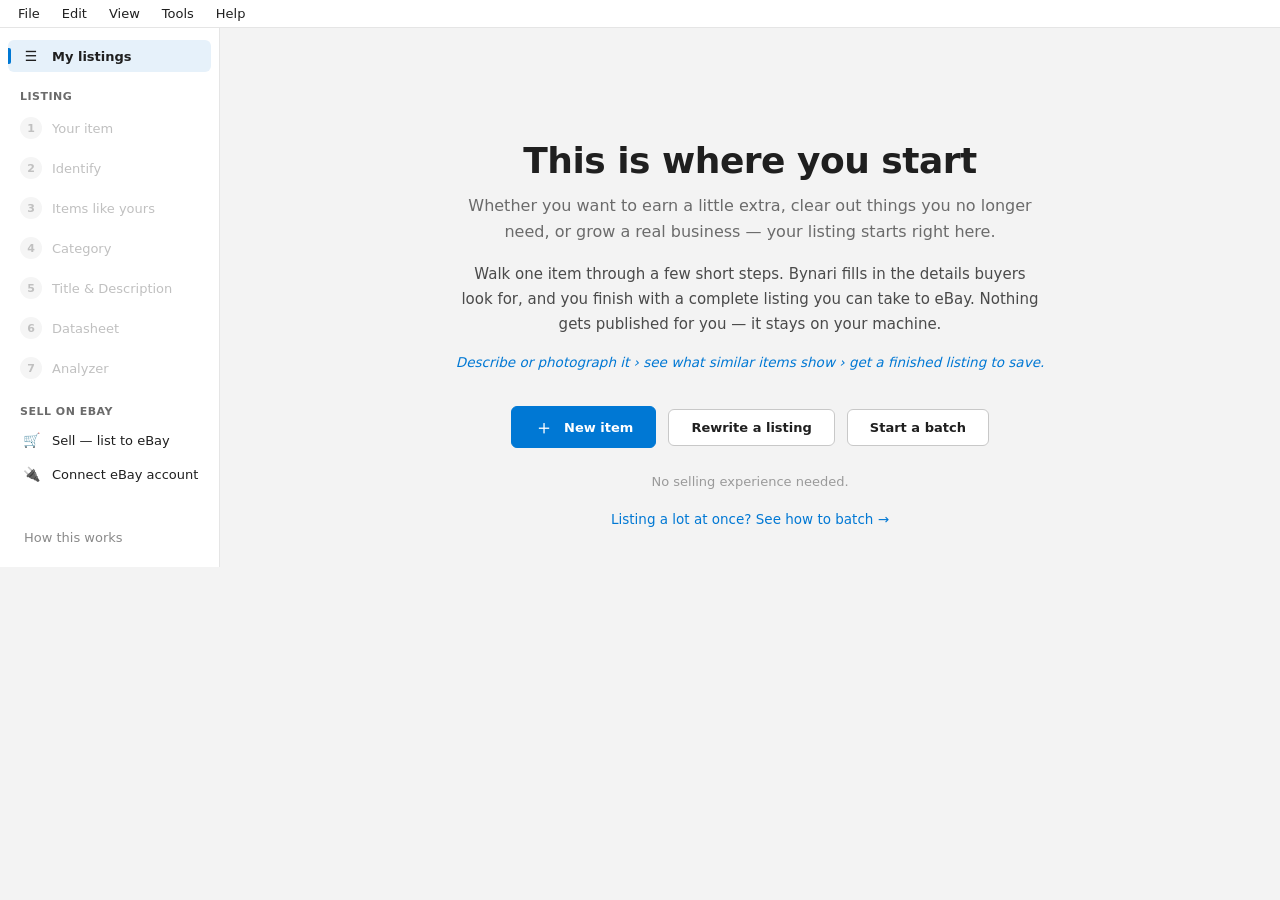
<file: index.html>
<!DOCTYPE html>
<html lang="en">
<head>
<meta charset="UTF-8">
<title>Bynari Insight</title>
<link rel="stylesheet" href="styles.css">
</head>
<body>

<!-- Debut — the app's own welcome screen (not the marketing site). A clean
     entry; "Open the tool" reveals the working app. -->
<div id="debut">
  <div class="debut-topbar">
    <span class="debut-brand">Bynari Insight<span class="debut-dot">.</span></span>
    <button class="debut-about-btn" id="debutAboutBtn">What we do</button>
  </div>
  <div class="launcher">
    <div class="launcher-inner">
      <p class="launcher-greeting">Welcome to <span class="debut-accent">Bynari Insight</span></p>
      <p class="launcher-subtitle">Your Listing and Inventory Management Application</p>


      <section class="launch-actions">
        <h2 class="launch-heading">What would you like to do?</h2>
        <div class="launch-grid">
          <button class="launch-card" data-launch="list">
            <span class="launch-card-title">List an item</span>
            <span class="launch-card-sub">Turn your photos into a finished, complete listing.</span>
          </button>
          <button class="launch-card" data-launch="analyze">
            <span class="launch-card-title">Analyze a listing</span>
            <span class="launch-card-sub">See what's weak, missing, or holding it back.</span>
          </button>
          <button class="launch-card" data-launch="edit">
            <span class="launch-card-title">Edit a listing</span>
            <span class="launch-card-sub">Refresh one that isn't selling.</span>
          </button>
          <button class="launch-card" data-launch="inventory">
            <span class="launch-card-title">View your inventory</span>
            <span class="launch-card-sub">See and manage everything you've got.</span>
          </button>
        </div>
      </section>
    </div>
  </div>
  <div class="about-overlay hidden" id="aboutOverlay">
    <div class="about-card">
      <button class="about-close" id="aboutClose" aria-label="Close">&times;</button>
      <h2 class="about-title">What Bynari Insight does</h2>
      <p>Bynari Insight helps you build complete, accurate eBay and ecommerce listings and keep your inventory in order — all on your own machine. Nothing is published for you, and nothing leaves your computer.</p>
      <p>Start a new item from your photos, refresh a listing that isn't selling, or review what you already have. Bynari fills in the details buyers look for, so every listing is as complete as it can be.</p>
    </div>
  </div>
</div>

<!-- "How this works" — the welcome orientation, reachable any time from the
     Listings sidebar once the first-run welcome has given way to the queue. -->
<div class="about-overlay hidden" id="howOverlay">
  <div class="about-card">
    <button class="about-close" id="howClose" aria-label="Close">&times;</button>
    <h2 class="about-title">How this works</h2>
    <p>Walk one item through a few short steps. Bynari fills in the details buyers look for, and you finish with a complete listing you can take to eBay. Nothing gets published for you — it stays on your machine.</p>
    <p class="how-journey">Describe or photograph it › see what similar items show › get a finished listing to save.</p>
    <p>No selling experience needed.</p>
  </div>
</div>

<!-- Classic menu bar -->
<nav class="menu-bar" aria-label="Main menu">
  <div class="menu-item">File</div>
  <div class="menu-item">Edit</div>
  <div class="menu-item">View</div>
  <div class="menu-item">Tools</div>
  <div class="menu-item">Help</div>
</nav>

<!-- Top tab bar — paid-desktop only; hidden on free tier -->
<div class="tab-bar" id="tabBar" role="tablist">
  <button class="nav-arrow nav-arrow-bar" id="navBack" aria-label="Back" title="Back" disabled>‹</button>
  <button class="nav-arrow nav-arrow-bar" id="navForward" aria-label="Forward" title="Forward" disabled>›</button>
  <button class="tab-bar-btn tab-home" id="tabHomeBtn" title="Back to the start screen">⌂ Home</button>
  <button class="tab-bar-btn active" data-tab="listing">Listings</button>
  <button class="tab-bar-btn" data-tab="analyze">Analyzer</button>
  <button class="tab-bar-btn" data-tab="inventory">My Inventory</button>
  <div class="tab-bar-spacer"></div>
  <button class="tab-bar-refresh" id="navRefresh" title="Reload this page">↻ Refresh</button>
</div>

<!-- Tab content wrapper — only one tab-content is visible at a time -->
<div class="tab-wrap">

<!-- Listings tab — the walkthrough sidebar + main content (the spine) -->
<div class="tab-content" data-tab="listing">
<div class="app-body">

  <aside class="sidebar" aria-label="Walkthrough navigation">
    <a class="nav-item" data-route="home" href="#home">
      <span class="nav-icon">☰</span><span class="nav-label">My listings</span>
    </a>
    <div class="nav-group-label">Listing</div>
    <a class="nav-item walk-step" data-route="photos" href="#photos">
      <span class="nav-step">1</span><span class="nav-label">Your item</span>
    </a>
    <a class="nav-item walk-step" data-route="identify" href="#identify">
      <span class="nav-step">2</span><span class="nav-label">Identify</span>
    </a>
    <a class="nav-item walk-step" data-route="comps" href="#comps">
      <span class="nav-step">3</span><span class="nav-label">Items like yours</span>
    </a>
    <a class="nav-item walk-step" data-route="category" href="#category">
      <span class="nav-step">4</span><span class="nav-label">Category</span>
    </a>
    <a class="nav-item walk-step" data-route="title" href="#title">
      <span class="nav-step">5</span><span class="nav-label">Title &amp; Description</span>
    </a>
    <a class="nav-item walk-step" data-route="datasheet" href="#datasheet">
      <span class="nav-step">6</span><span class="nav-label">Datasheet</span>
    </a>
    <a class="nav-item walk-step" data-route="measureup" href="#measureup">
      <span class="nav-step">7</span><span class="nav-label">Analyzer</span>
    </a>
    <div class="nav-group-label">Sell on eBay</div>
    <!-- No data-route: the router (app.js) skips these, so they navigate to their own
         in-app pages. Relative .html links aren't caught by the external-link interceptor. -->
    <a class="nav-item" href="cockpit.html">
      <span class="nav-icon">🛒</span><span class="nav-label">Sell — list to eBay</span>
    </a>
    <a class="nav-item" href="onboarding.html">
      <span class="nav-icon">🔌</span><span class="nav-label">Connect eBay account</span>
    </a>
    <div class="sidebar-spacer"></div>
    <a class="nav-howlink" id="howThisWorksLink" href="#">How this works</a>
    <a class="nav-howlink nav-startover hidden" id="startOverLink" href="#">Start over</a>
  </aside>

  <main class="content">

    <!-- Persistent walkthrough navigation (hidden on Home / Settings) -->

    <!-- Home screen -->
    <section class="screen" data-screen="home">
      <!-- Empty state: shown when no items in flight -->
      <div class="home-empty" id="homeEmpty">
        <h1 class="home-empty-title">This is where you start</h1>
        <p class="home-empty-subtitle">Whether you want to earn a little extra, clear out things you no longer need, or grow a real business — your listing starts right here.</p>
        <p class="home-empty-how">Walk one item through a few short steps. Bynari fills in the details buyers look for, and you finish with a complete listing you can take to eBay. Nothing gets published for you — it stays on your machine.</p>
        <p class="home-empty-journey">Describe or photograph it › see what similar items show › get a finished listing to save.</p>
        <div class="home-cta-row">
          <button class="button primary home-cta" id="homeNewItemBtn">
            <span class="home-cta-plus">＋</span><span>New item</span>
          </button>
          <button class="button secondary home-cta" id="homeRewriteBtn">
            <span>Rewrite a listing</span>
          </button>
          <button class="button secondary home-cta" data-route="batch">
            <span>Start a batch</span>
          </button>
        </div>
        <p class="home-empty-reassure">No selling experience needed.</p>
        <p class="home-batch-link"><a href="#batchguide" data-route="batchguide">Listing a lot at once? See how to batch &rarr;</a></p>
      </div>
      <!-- Queue state: shown when at least one item in flight -->
      <div class="home-queue hidden" id="homeQueue">
        <div class="home-queue-header">
          <h1 class="screen-title">In progress</h1>
          <div class="home-cta-row">
            <button class="button primary" id="homeNewItemBtnQueue">
              <span class="home-cta-plus">＋</span><span>New item</span>
            </button>
            <button class="button secondary" id="homeRewriteBtnQueue">
              <span>Rewrite a listing</span>
            </button>
            <button class="button secondary" data-route="batch">
              <span>Start a batch</span>
            </button>
          </div>
        </div>
        <div class="queue-list" id="queueList"></div>
      </div>
    </section>

    <!-- Rewrite-a-listing entry screen -->
    <section class="screen hidden" data-screen="rewrite">
      <h1 class="screen-title">Rewrite a listing</h1>
      <p class="screen-subtitle">Refresh an existing listing that's not selling. Bynari Insight pulls the listing's data and walks you through a rewrite.</p>

      <div class="rewrite-box">
        <div class="field">
          <label for="rewriteInput">eBay listing URL or item number</label>
          <input type="text" id="rewriteInput" autocomplete="off" placeholder="https://www.ebay.com/itm/... or the item number">
          <span class="helper-note">Paste the URL from your active eBay listing, or just the item number.</span>
        </div>
        <div class="rewrite-status" id="rewriteStatus"></div>
      </div>

      <div class="action-row">
        <button class="button secondary" data-route="home">Back</button>
        <button class="button primary" id="rewriteSubmitBtn">Pull listing</button>
      </div>
      <p class="helper-note"><a href="#worklist" data-route="worklist" class="wl-entry-link">Have several? Rank a batch by what to refresh first →</a></p>
    </section>

    <!-- Rewrite worklist — rank many listings by what to refresh first -->
    <section class="screen hidden" data-screen="worklist">
      <h1 class="screen-title">What to refresh first</h1>
      <p class="screen-subtitle">Bynari Insight ranks your inventory by what to refresh first. Or paste specific listing numbers below.</p>

      <div class="rewrite-status" id="worklistStatus"></div>

      <details class="worklist-paste">
        <summary>Rank specific listings instead</summary>
        <div class="field">
          <label for="worklistInput">Listing URLs or item numbers</label>
          <textarea id="worklistInput" rows="4" placeholder="One per line — paste URLs or item numbers"></textarea>
        </div>
        <button class="button secondary" id="worklistRankBtn">Rank pasted list</button>
      </details>

      <div class="action-row">
        <button class="button secondary" data-route="rewrite">Back</button>
        <button class="button primary" id="worklistRankInvBtn">Rank my inventory</button>
      </div>

      <div class="worklist-results" id="worklistResults"></div>
    </section>

    <!-- Rewrite result screen — the review of the pasted listing -->
    <section class="screen hidden" data-screen="rewrite-result">
      <h1 class="screen-title">Your listing, reviewed</h1>
      <p class="screen-subtitle">Where your current listing stands, and how to give it a fresh start.</p>

      <div class="rewrite-result" id="rewriteResultContent"></div>

      <div class="action-row">
        <button class="button secondary" data-route="rewrite">Back</button>
        <button class="button primary" data-next="comps">Build the refresh</button>
      </div>
    </section>

    <!-- Photos screen -->
    <section class="screen hidden" data-screen="photos">
      <h1 class="screen-title">Tell us about your item</h1>
      <p class="screen-subtitle">A sentence or two is enough to begin. Got a pile? Just start with one.</p>

      <div class="field">
        <label for="identifyUserDesc">Describe it</label>
        <span class="helper-note">Anything you know — what it is, where it came from, condition, any markings. Whatever you'd say if you were holding it up to a friend.</span>
        <textarea id="identifyUserDesc" rows="3" placeholder="e.g. Vintage watch that was my grandfather's, runs well, says 'A. Schild' on the movement…"></textarea>
      </div>

      <div class="section-divider">and / or</div>

      <div class="field">
        <label>Add a photo</label>
        <span class="helper-note">Just have photos? They're enough — eBay will let you remove the background and edit them later.</span>
        <div class="photo-roles-guide hidden" id="photoRolesGuide"></div>
        <div class="photo-grid" id="photoGrid"></div>
        <input type="file" id="photoInput" accept="image/*" multiple hidden>
      </div>

      <div class="action-row">
        <button class="button secondary" data-route="home">Back</button>
        <button class="button primary" data-next="identify">Next</button>
      </div>
    </section>

    <!-- Category screen (existing mock, kept for now — replaced when we reach it) -->
    <section class="screen hidden" data-screen="category">
      <h1 class="screen-title">Category</h1>
      <p class="screen-subtitle">The category buyers find this in.</p>
      <div class="category-card">
        <div class="category-name">—</div>
        <div class="category-path">—</div>
        <a href="#" class="change-link">Change category</a>
        <div class="category-picker hidden">
          <p class="refine-message">Type what the item is, then pick the closest match.</p>
          <div class="refine-row">
            <input type="text" class="cat-picker-input" placeholder="e.g. wristwatch, pocket watch, men's ring" autocomplete="off">
            <button class="button primary cat-picker-btn" type="button">Search</button>
          </div>
          <ul class="cat-picker-results"></ul>
          <p class="cat-picker-status"></p>
        </div>
      </div>
      <div class="action-row">
        <button class="button secondary" data-next="comps">Back</button>
        <button class="button primary" data-next="title">Next</button>
      </div>
    </section>

    <!-- Identify screen -->
    <section class="screen hidden" data-screen="identify">
      <h1 class="screen-title">What is it?</h1>
      <p class="screen-subtitle">Type whatever your item has on it. Leave blank if it doesn't have one — many items don't.</p>

      <div class="identify-fields">
        <div class="field">
          <label for="identifyBrand">Brand <span class="field-optional">(if it has one)</span></label>
          <input type="text" id="identifyBrand" autocomplete="off" placeholder="e.g. Anker, J.Crew, Pendleton, Hamilton">
          <span class="helper-note">The maker's name. Many items — clothing, vintage finds, art, food, handmade — have no clear brand.</span>
        </div>
        <div class="field">
          <label for="identifyModel">Model number or something else <span class="field-optional">(if it has one)</span></label>
          <input type="text" id="identifyModel" autocomplete="off" placeholder="e.g. A2021, Khaki Field, Corvair 500">
          <span class="helper-note">A short code or name on the item — model number, movement caliber, line name, anything in small print near the brand.</span>
        </div>
        <div class="field">
          <label for="identifyYear">Year <span class="field-optional">(if it matters)</span></label>
          <input type="text" id="identifyYear" autocomplete="off" placeholder="e.g. 1966, 1970s, Victorian-era">
          <span class="helper-note">Important for vintage, antique, or collectible items. Skip for modern things.</span>
        </div>
        <div class="field">
          <label for="identifySize">Size <span class="field-optional">(if applicable)</span></label>
          <input type="text" id="identifySize" autocomplete="off" placeholder="e.g. 10, M, W34 L30, 8.5 EU">
          <span class="helper-note">For clothing, shoes, rings, or anything that comes in sizes. Skip otherwise.</span>
        </div>
      </div>

      <div class="action-row">
        <button class="button secondary" data-next="photos">Back</button>
        <button class="button primary" id="identifyNextBtn" data-next="comps">Next</button>
      </div>
    </section>
    <section class="screen hidden" data-screen="comps">
      <h1 class="screen-title">Items like yours</h1>
      <p class="screen-subtitle">Do you see any like yours? Check the ones that look closest.</p>
      <button type="button" class="comps-match-btn hidden" id="compsMatchBtn">Match these for me</button>
      <div class="comps-status" id="compsStatus"></div>
      <div class="comps-list" id="compsList"></div>
      <div class="comps-survey-bar hidden" id="compsSurveyBar">
        <span class="survey-count" id="surveyCount">Tell us which ones look closest.</span>
        <button class="button primary" id="surveyDetailsBtn" disabled>Use these</button>
      </div>
      <div class="comps-refine" id="compsRefine">
        <p class="refine-message">Paste an eBay listing URL or item ID to use a specific listing — or type new search terms to try a different angle.</p>
        <div class="refine-row">
          <input type="text" id="compsRefineInput" placeholder="eBay listing URL, title, or extra search terms" autocomplete="off">
          <button class="button primary" id="compsRefineBtn">Search</button>
        </div>
      </div>
      <p class="comps-sold-prompt">Don't see any here? <a href="#" id="soldOnEbayLink">Try the sold listings on eBay</a></p>
      <div class="comps-morebar">
        <button class="button secondary" id="compsShowMoreBtn">None of these match</button>
      </div>
      <div class="action-row">
        <button class="button secondary" data-next="identify">Back</button>
        <button class="button primary" data-next="category">Next</button>
      </div>

      <div class="comps-analyze hidden" id="compsAnalyze">
        <button class="analyze-back" id="analyzeBackBtn">← Back to results</button>
        <div class="analyze-card">
          <h2 class="analyze-title" id="analyzeTitle"></h2>
          <div class="analyze-meta" id="analyzeMeta"></div>
          <div class="analyze-desc" id="analyzeDesc"></div>
          <div class="analyze-specifics-wrap">
            <h3 class="analyze-specifics-heading">Item specifics</h3>
            <table class="analyze-specifics" id="analyzeSpecs"></table>
          </div>
          <div class="analyze-actions">
            <button class="button primary" id="analyzeUseBtn">Use these</button>
          </div>
        </div>
      </div>
    </section>
    <section class="screen hidden" data-screen="title">
      <h1 class="screen-title">Title, Description &amp; Condition</h1>
      <p class="screen-subtitle">If this is close but isn't your item, edit these values.</p>
      <div class="tdc-status" id="tdcStatus"></div>

      <div class="field">
        <label for="titleInput">Title <span class="field-optional">— up to 80 characters</span></label>
        <input type="text" id="titleInput" maxlength="80" autocomplete="off">
        <span class="char-counter" id="titleCounter">0 / 80</span>
      </div>

      <div class="field">
        <label for="descriptionInput">Description</label>
        <textarea id="descriptionInput" rows="8"></textarea>
      </div>

      <div class="field">
        <label for="conditionChoice">Condition</label>
        <select id="conditionChoice"></select>
        <span class="helper-note">Pick the closest match — you can edit the statement below.</span>
      </div>

      <div class="field">
        <label for="conditionInput">Condition statement</label>
        <textarea id="conditionInput" rows="4"></textarea>
      </div>

      <div class="action-row">
        <button class="button secondary" data-next="category">Back</button>
        <button class="button primary" data-next="datasheet">Next</button>
      </div>
    </section>
    <section class="screen hidden" data-screen="datasheet">
      <h1 class="screen-title">Your Datasheet</h1>
      <p class="screen-subtitle">The finished listing. Look it over, then run it through the Analyzer.</p>

      <div class="datasheet" id="datasheetContent"></div>

      <div class="action-row">
        <button class="button secondary" data-next="title">Back</button>
        <button class="button primary" data-next="measureup">Next</button>
      </div>
    </section>

    <!-- Measure up — the verdict. How complete the listing is vs. what buyers
         search for; Save lives here, at the end of the analysis. -->
    <section class="screen hidden" data-screen="measureup">
      <h1 class="screen-title">Analyzer</h1>
      <p class="screen-subtitle">Before you save — here's how complete this listing is against what buyers search for.</p>

      <div class="measure-up" id="measureUpContent"></div>

      <div class="action-row">
        <button class="button secondary" data-next="datasheet">Back</button>
        <div class="action-row-right">
          <button class="button secondary" id="measureUpSaveBtn">Save…</button>
          <button class="button primary" id="measureUpNextBtn">Next →</button>
        </div>
      </div>
    </section>

    <!-- Batch-listing guide — documents the high-volume workflow and tags which
         part is Bynari's and which is eBay's. Precursor to the batch flow. -->
    <section class="screen hidden" data-screen="batchguide">
      <h1 class="screen-title">Listing in batches</h1>
      <p class="screen-subtitle">How high-volume sellers move 50 items a day — and which part Bynari does for you.</p>

      <div class="batch-guide">
        <p class="batch-intro">Listing one item at a time is slow. The fast way is to work in batches: group like items, build one template, then fill each listing with only what changes. Here's the method — and where Bynari ends and eBay begins.</p>

        <div class="batch-phase">
          <div class="batch-phase-head"><span class="batch-num">1</span><h2>Get your photos in</h2><span class="batch-tag bynari">Bynari</span></div>
          <p>Shoot with your phone, sync them to your computer (iCloud or a cable beats the eBay app), and bring the photos into your library. Your library replaces the spreadsheet sellers keep to track what's what and where it's stored.</p>
        </div>

        <div class="batch-phase">
          <div class="batch-phase-head"><span class="batch-num">2</span><h2>Group like items</h2><span class="batch-tag bynari">Bynari</span></div>
          <p>Put similar items together — all the women's tops, all the watch tools — so you set the category once, not fifty times.</p>
        </div>

        <div class="batch-phase">
          <div class="batch-phase-head"><span class="batch-num">3</span><h2>Build one template for the batch</h2><span class="batch-tag bynari">Bynari</span></div>
          <p>Make a single template for that category holding everything that's the same on every item — department, condition wording, description boilerplate, shipping — then spin off one slot per item in the batch.</p>
        </div>

        <div class="batch-phase">
          <div class="batch-phase-head"><span class="batch-num">4</span><h2>Fill each item — only what changes</h2><span class="batch-tag bynari">Bynari</span></div>
          <p>For each item: drop its photos in (the overall shot first, the tag second), write the title to the formula — brand, type, who it's for, size, color, the details that matter — and let Bynari fill the item specifics. All of them, not just the easy ones. Then add the price.</p>
        </div>

        <div class="batch-phase">
          <div class="batch-phase-head"><span class="batch-num">5</span><h2>Bank them — don't publish</h2><span class="batch-tag bynari">Bynari</span></div>
          <p>Save each as a draft and mark it done. Nothing goes live yet — you build the whole batch first, tracking what's finished as you go.</p>
        </div>

        <div class="batch-phase">
          <div class="batch-phase-head"><span class="batch-num">6</span><h2>Send the batch to eBay</h2><span class="batch-tag ebay">In eBay</span></div>
          <p>When the batch is ready, take it into eBay's bulk editor to schedule the listings — staggered, about a minute apart, going live the next day — and apply your promotions and store categories. Bynari hands you the finished drafts and a suggested schedule; the publishing stays in your account, in your hands.</p>
        </div>

        <p class="batch-footer">Bynari never publishes or schedules on eBay. It builds and banks the batch; you press go.</p>
      </div>

      <div class="action-row">
        <button class="button secondary" data-route="home">Back</button>
      </div>
    </section>

    <!-- Batch setup — pick a category template + count, spawn N draft slots. -->
    <section class="screen hidden" data-screen="batch">
      <h1 class="screen-title">Start a batch</h1>
      <p class="screen-subtitle">Build one template's worth of drafts at once. Pick the template, set how many, and Bynari spawns a draft for each — ready to fill.</p>

      <div class="batch-setup">
        <div class="field">
          <label for="batchTemplate">Template</label>
          <select id="batchTemplate"></select>
          <span class="helper-note" id="batchTemplateNote"></span>
        </div>
        <div class="field">
          <label for="batchCount">How many items in this batch?</label>
          <input type="number" id="batchCount" min="1" max="100" value="10">
          <span class="helper-note">One draft is created for each, pre-filled from the template. You fill in what's different on each, then bank them.</span>
        </div>
        <div class="batch-setup-status" id="batchStatus"></div>
      </div>

      <div class="action-row">
        <button class="button secondary" data-route="home">Back</button>
        <button class="button primary" id="batchCreateBtn">Create drafts</button>
      </div>
    </section>
  </main>
</div>
</div><!-- end Listing tab -->

<!-- Analyze tab — clean up a listing that isn't selling. Paste a listing,
     get what to fix, ranked by impact (the perfect-listing strategy). -->
<div class="tab-content hidden" data-tab="analyze">
  <div class="pane">
    <h1 class="screen-title">Listing Analyzer</h1>
    <p class="screen-subtitle">See why a listing isn't selling — and exactly what to fix, ranked by impact. Check one, or check them all.</p>
    <p class="analyzer-audience">For sellers who already have listings live on eBay.</p>

    <div class="analyzer-modes">
      <div class="analyzer-card">
        <h2 class="analyzer-card-title">Check a listing</h2>
        <p class="analyzer-card-sub">Paste one listing that isn't moving.</p>
        <div class="analyze-input-row">
          <input type="text" id="sellItemInput" class="analyze-input" placeholder="eBay item number or listing URL" autocomplete="off">
          <button id="sellAnalyzeBtn" class="button primary">Check a listing</button>
        </div>
        <div id="sellFixResult" class="sell-fix-result hidden"></div>
      </div>

      <div class="analyzer-card">
        <h2 class="analyzer-card-title">Check your Listings</h2>
        <p class="analyzer-card-sub">Rank your whole store by what to refresh first. Upload your <strong>Quality Listing Report</strong> — in eBay Seller Hub: Performance → <strong>Quality Listing Report</strong> — and Bynari Insight prioritizes the fixes. No login required.</p>
        <button id="checkYourListingsBtn" class="button primary">Check your Listings</button>
      </div>
    </div>
  </div>
</div>

<!-- Inventory tab — the seller's own inventory brain, backed by library.db -->
<div class="tab-content hidden" data-tab="inventory">
  <!-- Explainer gate — a page of text before the working surface. -->
  <section class="inv-intro" id="invIntro">
    <h1 class="inv-intro-title">My Inventory</h1>
    <p class="inv-intro-lead">Everything you own, in one place — on your own drive, not ours.</p>
    <div class="inv-intro-body">
      <p>Bring in your active eBay listings — titles, categories, and photos — and keep them organized here, copied onto a drive you own (or your own cloud folder), yours to work with offline.</p>
      <p>Photos come in at full size and are saved in a clean, standard format, so there's nothing to convert by hand. Turn your listings into reusable templates, and see everything you have at a glance.</p>
      <p>Nothing is published for you, and nothing leaves your machine.</p>
    </div>
    <div class="inv-intro-actions">
      <button class="button primary" id="invContinueBtn">Continue →</button>
    </div>
    <p class="inv-intro-alt">Not now — go to <a href="#" data-go="listing">Listings</a> or the <a href="#" data-go="analyze">Analyzer</a>.</p>
  </section>

  <div class="pane hidden" id="invPane">
    <div class="inv-topbar">
      <button type="button" class="inv-about-btn" id="invAboutLink">What we do</button>
    </div>
    <div class="inv-header">
      <div>
        <h1 class="screen-title">Inventory</h1>
        <p class="screen-subtitle" id="invSubtitle">Everything you own, in one place — on your drive, not ours.</p>
      </div>
      <div class="inv-actions">
        <div class="inv-import-count">
          <span class="inv-import-label">Enter the number of listings you want to import</span>
          <input type="number" id="invImportCount" class="inv-import-input" min="1" step="1"
            placeholder="e.g. 25" title="Type how many to import, or pick a number below. Tap All for everything.">
          <span class="inv-import-presets" role="group" aria-label="Quick amounts">
            <button type="button" class="inv-preset" data-count="50">50</button>
            <button type="button" class="inv-preset" data-count="100">100</button>
            <button type="button" class="inv-preset" data-count="250">250</button>
            <button type="button" class="inv-preset" data-count="0">All</button>
          </span>
        </div>
        <button class="button secondary" id="invListViewBtn">List view</button>
        <button class="button secondary" id="invUploadBtn">Upload eBay listings…</button>
        <button class="button secondary" id="invSaveLibraryBtn"
          title="Copy these listings' photos into your library, kept in order on your drive">Save to library</button>
        <button class="button secondary" id="invCreateTemplatesBtn">Create templates</button>
        <button class="button secondary" id="invExportPhotosBtn"
          title="Download these listings' photos to a folder you choose">Export photos</button>
        <button class="button primary" id="invNewItemBtn"><span class="home-cta-plus">＋</span><span>New item</span></button>
        <input type="file" id="invFileInput" accept=".csv,.txt,.tsv" hidden>
      </div>
    </div>
    <p class="inv-desktop-note hidden" id="invDesktopNote">Save to library and Export photos work in the desktop app.</p>
    <div class="inv-status" id="invStatus"></div>
    <p class="inv-nextstep hidden" id="invNextStep"></p>
    <div class="inv-grid" id="invGrid"></div>
  </div>
</div>

<!-- Settings tab (reachable from the menu bar) -->
<div class="tab-content hidden" data-tab="settings">
  <div class="tab-stub">
    <h1 class="screen-title">Settings</h1>
    <p class="screen-subtitle">App preferences and account. Coming next.</p>
  </div>
</div>

</div><!-- end tab-wrap -->

<!-- Global bottom Back/Next — mirrors the top arrows so every page that isn't a
     walkthrough step (those carry their own Back/Next) ends with the same nav. -->
<div class="bottom-nav hidden" id="bottomNav">
  <button class="button secondary" id="bottomNavBack">Back</button>
  <button class="button primary" id="bottomNavNext">Next</button>
</div>

<!-- Post-save thank-you modal -->
<div class="modal-backdrop hidden" id="thankYouBackdrop">
  <div class="modal" role="dialog" aria-labelledby="thankYouTitle">
    <h2 id="thankYouTitle" class="modal-title">Saved.</h2>
    <p class="modal-body" id="thankYouBody">Thanks for using Bynari Insight.</p>
    <p class="modal-counter hidden" id="thankYouCounter"></p>
    <p class="modal-link" id="thankYouLinkRow">
      Visit <a href="#" id="thankYouLink" data-url="https://www.bynari-insight.com">bynari-insight.com</a> for updates and the free web version.
    </p>
    <p class="modal-tip" id="thankYouTipRow">
      Enjoying Bynari Insight? <a href="#" id="thankYouTipLink" data-url="https://buymeacoffee.com/bynari">Buy me a coffee →</a>
    </p>
    <div class="modal-actions">
      <button class="button secondary" id="thankYouClose">Close</button>
      <button class="button primary" id="thankYouStartAnother">Start another listing</button>
    </div>
  </div>
</div>

<script src="app.js"></script>
</body>
</html>
</file>
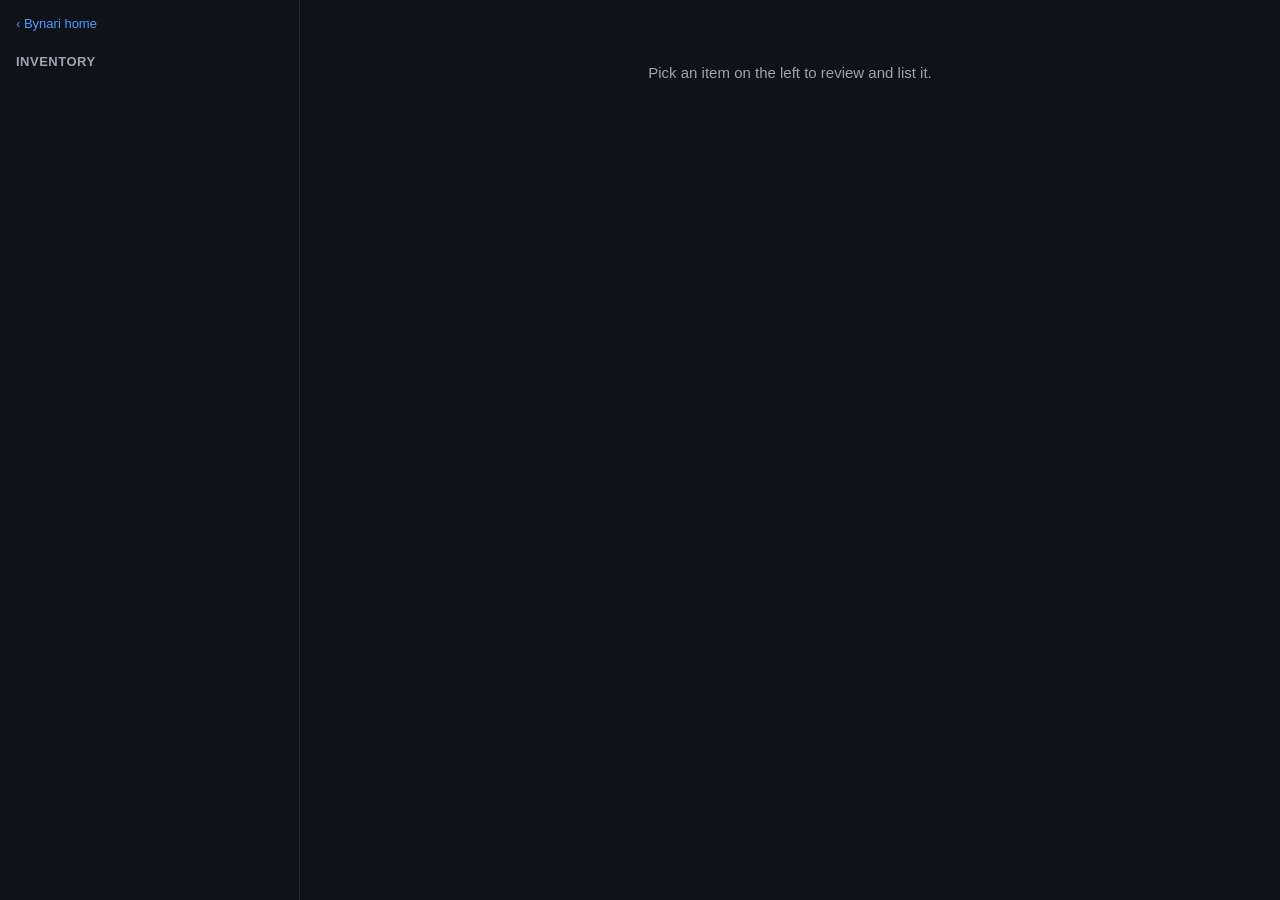
<file: cockpit.html>
<!doctype html>
<html lang="en">
<head>
<meta charset="utf-8">
<meta name="viewport" content="width=device-width, initial-scale=1">
<title>Bynari — Sell</title>
<style>
  :root{
    --bg:#0f1218; --card:#171b23; --line:#252b36; --ink:#e8ecf3; --muted:#9aa4b2;
    --brand:#4f9cff; --ok:#37c07a; --err:#ff6b6b; --warn:#e6b955; --chip:#1e2430;
  }
  *{box-sizing:border-box}
  body{margin:0;background:var(--bg);color:var(--ink);
       font:15px/1.5 -apple-system,Segoe UI,Roboto,Helvetica,Arial,sans-serif}
  .gate{display:none;background:#2a1e12;border-bottom:1px solid #5a3d1a;color:#f2d9b0;
        padding:10px 16px;font-size:13.5px}
  .gate a{color:var(--warn);cursor:pointer;font-weight:600}
  .app{display:flex;min-height:100vh}
  .list{width:300px;border-right:1px solid var(--line);overflow-y:auto;flex-shrink:0}
  .list h3{margin:0;padding:16px 16px 8px;font-size:13px;color:var(--muted);
           text-transform:uppercase;letter-spacing:.5px}
  .row{display:flex;gap:10px;padding:10px 14px;cursor:pointer;border-left:3px solid transparent}
  .row:hover{background:var(--card)} .row.sel{background:var(--card);border-left-color:var(--brand)}
  .row img,.row .ph{width:44px;height:44px;border-radius:8px;object-fit:cover;
        background:var(--chip);flex-shrink:0}
  .row .t{font-size:13px;line-height:1.35;max-height:36px;overflow:hidden}
  .row .m{font-size:12px;color:var(--muted);margin-top:2px}
  .live{color:var(--ok)} .draft-tag{color:var(--warn)}
  .main{flex:1;padding:22px 24px 60px;overflow-y:auto}
  .empty{color:var(--muted);margin-top:40px;text-align:center}
  label{display:block;font-size:12px;color:var(--muted);margin:14px 0 5px}
  input,select,textarea{width:100%;background:#0d1117;border:1px solid var(--line);
        color:var(--ink);border-radius:9px;padding:9px 11px;font-size:14px;font-family:inherit}
  textarea{min-height:88px;resize:vertical}
  input:focus,select:focus,textarea:focus{outline:none;border-color:var(--brand)}
  .grid{display:flex;gap:14px;flex-wrap:wrap} .grid>div{flex:1;min-width:200px}
  .spec{display:flex;gap:8px;align-items:center;margin:6px 0}
  .spec .k{width:170px;color:var(--muted);font-size:13px;flex-shrink:0}
  .actions{display:flex;gap:10px;flex-wrap:wrap;margin-top:22px}
  button{border:0;border-radius:9px;padding:10px 18px;font-size:14px;font-weight:600;cursor:pointer}
  .primary{background:var(--brand);color:#04121f}
  .go{background:var(--ok);color:#04140b}
  .ghost{background:transparent;color:var(--brand);border:1px solid var(--line)}
  button:disabled{opacity:.5;cursor:not-allowed}
  .result{margin-top:20px;border:1px solid var(--line);border-radius:12px;padding:16px;
          background:var(--card);display:none}
  .result h4{margin:0 0 10px;font-size:14px}
  .kv{display:flex;font-size:13.5px;margin:4px 0}
  .kv b{width:130px;color:var(--muted);font-weight:400}
  .pill{display:inline-block;padding:2px 9px;border-radius:999px;font-size:12px}
  .pill.ok{background:#0f2a1c;color:var(--ok)} .pill.err{background:#2a1414;color:var(--err)}
  .prob{color:var(--err);font-size:13.5px;margin:4px 0}
  .note{color:var(--muted);font-size:13px;margin-top:8px}
  a{color:var(--brand);cursor:pointer}
</style>
</head>
<body>
<div class="gate" id="gate">Your eBay account isn't connected yet. <a onclick="goOnboard()">Connect it →</a></div>
<div class="app">
  <div class="list">
    <a href="index.html" style="display:block;padding:14px 16px 2px;color:var(--brand);
       font-size:13px;text-decoration:none">‹ Bynari home</a>
    <h3>Inventory</h3>
    <div id="items"></div>
  </div>
  <div class="main" id="main">
    <div class="empty" id="empty">Pick an item on the left to review and list it.</div>
    <div id="sheet" style="display:none">
      <label>Title <span id="tlen" class="note"></span></label>
      <input id="f_title" maxlength="80" oninput="edit()">
      <div class="grid">
        <div><label>Price (USD)</label><input id="f_price" oninput="edit()"></div>
        <div><label>Condition</label>
          <select id="f_cond" onchange="edit()">
            <option>New</option><option>New other</option><option>Certified refurbished</option>
            <option>Seller refurbished</option><option>Used</option><option>Very good</option>
            <option>Good</option><option>Acceptable</option><option>For parts or not working</option>
          </select>
        </div>
      </div>
      <label>Description</label>
      <textarea id="f_desc" oninput="edit()"></textarea>
      <label>Item specifics</label>
      <div id="specs"></div>
      <div class="note" id="photos"></div>

      <div class="actions">
        <button class="ghost" onclick="run('check')" id="b_check">Check listing</button>
        <button class="primary" onclick="run('draft')" id="b_draft">Create draft</button>
        <button class="go" onclick="run('publish')" id="b_pub">Publish</button>
      </div>
      <div class="result" id="result"></div>
    </div>
  </div>
</div>

<script>
function api(){ return (window.pywebview && window.pywebview.api) || null; }
async function call(m, ...a){
  const x=api(); if(!x||!x[m]) throw new Error("Open this inside the Bynari app.");
  return await x[m](...a);
}
const el=id=>document.getElementById(id), v=id=>el(id).value;
function ext(u){ const x=api(); if(x&&x.open_url) x.open_url(u); else window.open(u,'_blank'); }
function goOnboard(){ location.href='onboarding.html'; }

let cur=null;   // the listing dict being edited

async function init(){
  try{
    const st=await call('ebay_connection_status');
    if(!(st.credentials && st.policies)) el('gate').style.display='block';
  }catch(e){}
  try{
    const items=await call('items_list');
    renderList(items||[]);
  }catch(e){ el('items').innerHTML='<div class="note" style="padding:14px">'+e.message+'</div>'; }
}

function renderList(items){
  const box=el('items'); box.innerHTML='';
  if(!items.length){ box.innerHTML='<div class="note" style="padding:14px">No inventory yet.</div>'; return; }
  items.forEach(it=>{
    const d=document.createElement('div'); d.className='row'; d.dataset.id=it.id;
    const thumb=it.hero?`<img src="${it.hero}">`:'<div class="ph"></div>';
    const status=it.listing_status==='active'?'<span class="live">● live</span>'
                 :(it.ebay_item_no?'<span class="draft-tag">● listed</span>':'');
    d.innerHTML=`${thumb}<div><div class="t">${(it.title||it.slug||'untitled')}</div>
      <div class="m">${it.photo_count||0} photos ${status}</div></div>`;
    d.onclick=()=>pick(it.id, d);
    box.appendChild(d);
  });
}

async function pick(id, node){
  document.querySelectorAll('.row').forEach(r=>r.classList.remove('sel'));
  node.classList.add('sel');
  el('result').style.display='none';
  const L=await call('cockpit_listing', id);
  if(!L){ return; }
  cur=L;
  el('empty').style.display='none'; el('sheet').style.display='block';
  el('f_title').value=L.title||''; el('f_price').value=(L.price==null?'':L.price);
  el('f_desc').value=L.description||'';
  setCond(L.condition||'Used');
  el('photos').textContent=(L.photo_count||0)+' photos — they upload to eBay when you create the draft.';
  renderSpecs(L.specifics||{});
  edit();
}

function setCond(c){
  const s=el('f_cond'), t=(c||'').toLowerCase();
  for(const o of s.options){ if(o.text.toLowerCase()===t || o.text.toLowerCase().replace(/ /g,'_')===t.replace(/ /g,'_')){ o.selected=true; return; } }
  // enum-ish fallback
  if(t.indexOf('part')>=0) s.value='For parts or not working'; else s.value='Used';
}

function renderSpecs(sp){
  const box=el('specs'); box.innerHTML='';
  const keys=Object.keys(sp);
  if(!keys.length){ box.innerHTML='<div class="note">None on file — the datasheet fills these; eBay may require some for the category (Check will tell you).</div>'; return; }
  keys.forEach(k=>{
    const r=document.createElement('div'); r.className='spec';
    r.innerHTML=`<div class="k">${k}</div>`;
    const inp=document.createElement('input'); inp.value=sp[k];
    inp.oninput=()=>{ cur.specifics[k]=inp.value; };
    r.appendChild(inp); box.appendChild(r);
  });
}

function edit(){
  if(!cur) return;
  cur.title=v('f_title'); cur.price=v('f_price'); cur.description=v('f_desc');
  cur.condition=v('f_cond');
  el('tlen').textContent='('+(v('f_title').length)+'/80)';
}

function busy(on){ ['b_check','b_draft','b_pub'].forEach(id=>el(id).disabled=on); }

async function run(mode){
  if(!cur) return;
  if(mode==='publish' && !confirm('Publish this live to your eBay account now?')) return;
  busy(true);
  const R=el('result'); R.style.display='block'; R.innerHTML='<h4>Working…</h4>';
  try{
    const dry = mode==='check';
    const go  = mode==='publish';
    const res = await call('ebay_publish', cur, dry, go);
    render(res, mode);
  }catch(e){ R.innerHTML='<h4>Error</h4><div class="prob">'+e.message+'</div>'; }
  busy(false);
}

function render(res, mode){
  const R=el('result');
  if(!res || !res.ok){
    const probs=(res && (res.problems||[res.error])||['failed']).filter(Boolean);
    R.innerHTML='<h4>Pre-flight <span class="pill err">needs a fix</span></h4>'+
      (res&&res.stage?`<div class="note">stage: ${res.stage}</div>`:'')+
      probs.map(p=>`<div class="prob">• ${p}</div>`).join('')+
      (res&&res.resp?`<div class="note">${(typeof res.resp==='string'?res.resp:JSON.stringify(res.resp)).slice(0,300)}</div>`:'');
    return;
  }
  let head, body='';
  if(res.dry_run){
    head='Pre-flight <span class="pill ok">passed</span>';
    body+=kv('Category', (res.category_path||res.category_id));
    if(res.category_changed) body+=`<div class="note">↳ category corrected from ${res.category_changed.from} to ${res.category_changed.to} (from eBay's taxonomy, not the comp).</div>`;
    body+=kv('Condition', res.condition)+kv('Price', '$'+res.price)+
          kv('Specifics', res.aspects+' aspects')+
          kv('Photos', (cur.photo_count||0)+' (upload on draft)');
  } else if(res.status==='PUBLISHED'){
    head='<span class="pill ok">LIVE</span>';
    body+=kv('Listing', `<a onclick="ext('${res.url}')">${res.listing_id}</a>`)+
          kv('Category', res.category_path||res.category_id);
  } else {
    head='Draft created <span class="pill ok">unpublished</span>';
    body+=kv('Offer', res.offer_id)+kv('Category', res.category_path||res.category_id)+
          '<div class="note">Review it, then hit Publish to go live — nothing is public yet.</div>';
  }
  R.innerHTML='<h4>'+head+'</h4>'+body;
}
function kv(k,val){ return `<div class="kv"><b>${k}</b><div>${val==null?'—':val}</div></div>`; }

window.addEventListener('pywebviewready', init);
if(api()) init();
</script>
</body>
</html>
</file>
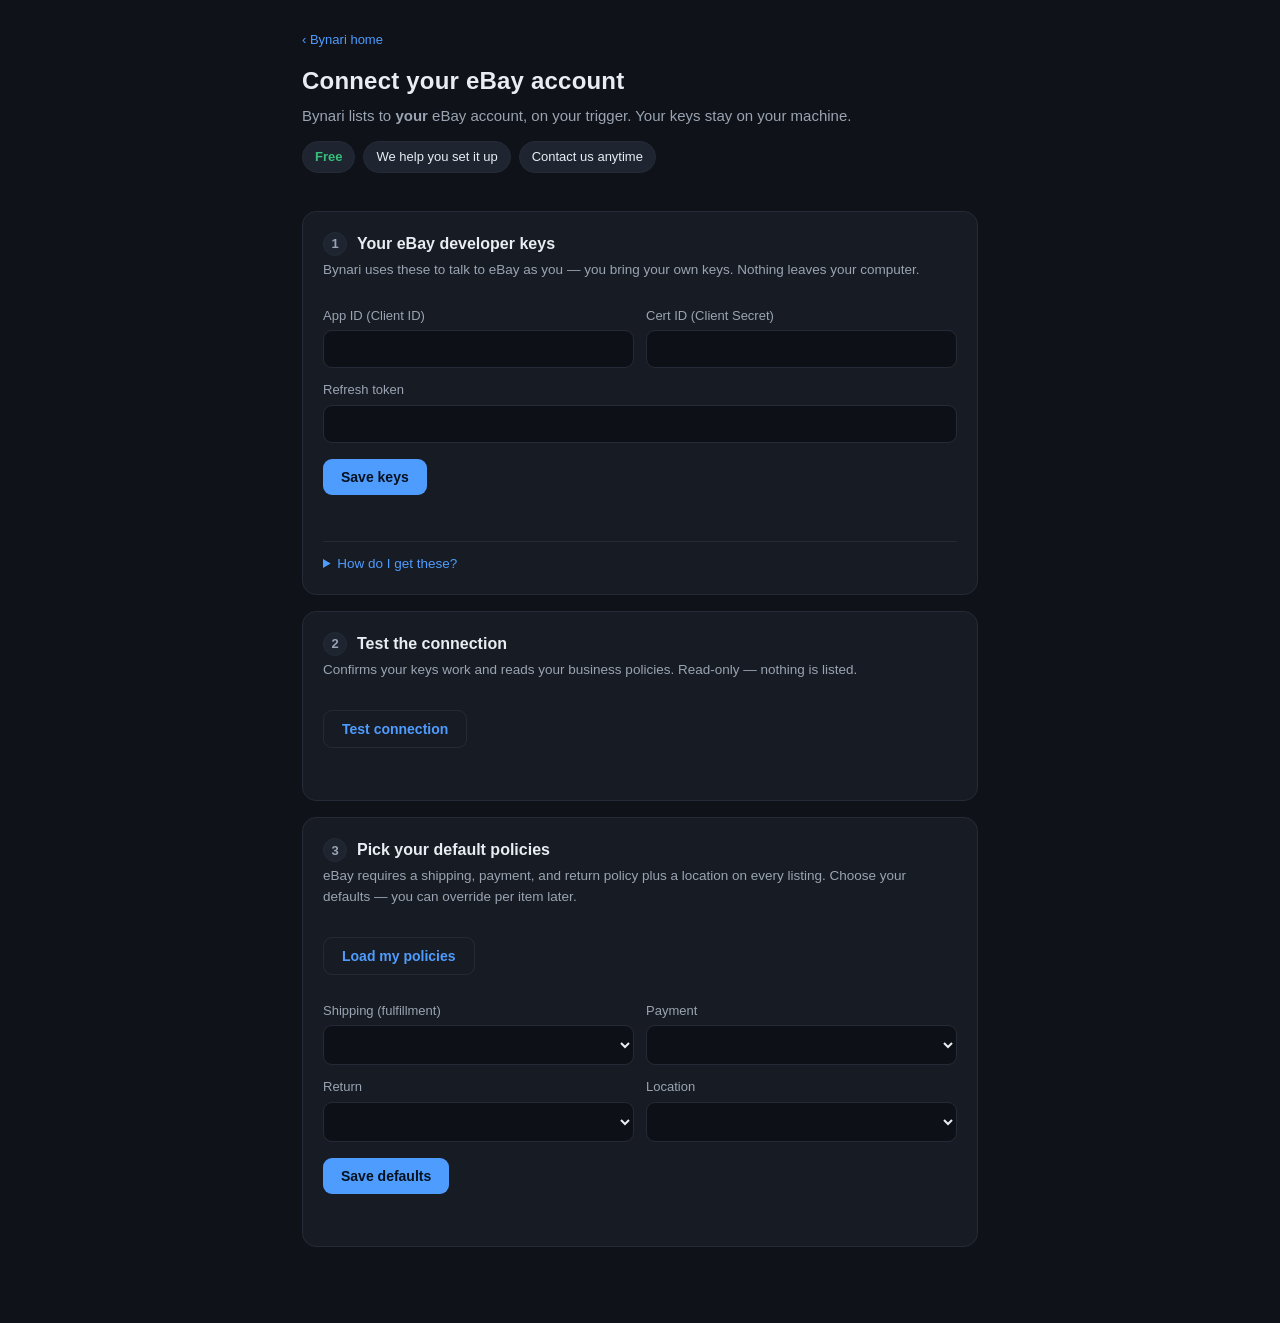
<file: onboarding.html>
<!doctype html>
<html lang="en">
<head>
<meta charset="utf-8">
<meta name="viewport" content="width=device-width, initial-scale=1">
<title>Connect your eBay account — Bynari</title>
<style>
  :root{
    --bg:#0f1218; --card:#171b23; --line:#252b36; --ink:#e8ecf3; --muted:#9aa4b2;
    --brand:#4f9cff; --ok:#37c07a; --err:#ff6b6b; --chip:#1e2430;
  }
  *{box-sizing:border-box}
  body{margin:0;background:var(--bg);color:var(--ink);
       font:15px/1.5 -apple-system,Segoe UI,Roboto,Helvetica,Arial,sans-serif}
  .wrap{max-width:720px;margin:0 auto;padding:28px 22px 60px}
  .hero h1{margin:0 0 6px;font-size:24px;letter-spacing:.2px}
  .hero p{margin:0;color:var(--muted)}
  .free{display:inline-flex;gap:8px;margin:14px 0 22px;flex-wrap:wrap}
  .free span{background:var(--chip);border:1px solid var(--line);color:var(--ink);
             padding:5px 12px;border-radius:999px;font-size:13px}
  .free span b{color:var(--ok)}
  .card{background:var(--card);border:1px solid var(--line);border-radius:14px;
        padding:20px;margin:16px 0}
  .card h2{margin:0 0 4px;font-size:16px;display:flex;align-items:center;gap:10px}
  .step{width:24px;height:24px;border-radius:50%;background:var(--chip);
        border:1px solid var(--line);display:inline-flex;align-items:center;
        justify-content:center;font-size:13px;color:var(--muted)}
  .step.done{background:var(--ok);color:#04140b;border-color:var(--ok)}
  .card .sub{color:var(--muted);margin:0 0 14px;font-size:13.5px}
  label{display:block;font-size:13px;color:var(--muted);margin:12px 0 5px}
  input,select{width:100%;background:#0d1117;border:1px solid var(--line);
        color:var(--ink);border-radius:9px;padding:10px 12px;font-size:14px}
  input:focus,select:focus{outline:none;border-color:var(--brand)}
  .row{display:flex;gap:12px;flex-wrap:wrap}
  .row>div{flex:1;min-width:220px}
  button{background:var(--brand);color:#04121f;border:0;border-radius:9px;
         padding:10px 18px;font-size:14px;font-weight:600;cursor:pointer;margin-top:16px}
  button.ghost{background:transparent;color:var(--brand);border:1px solid var(--line)}
  button:disabled{opacity:.5;cursor:not-allowed}
  .msg{margin-top:12px;font-size:13.5px;min-height:20px}
  .msg.ok{color:var(--ok)} .msg.err{color:var(--err)}
  details{margin-top:14px;border-top:1px solid var(--line);padding-top:12px}
  summary{cursor:pointer;color:var(--brand);font-size:13.5px}
  details ol{margin:10px 0 0;padding-left:20px;color:var(--muted);font-size:13.5px}
  details li{margin:6px 0}
  a{color:var(--brand);cursor:pointer}
  .help{background:var(--chip);border:1px solid var(--line);border-radius:10px;
        padding:12px 14px;margin-top:16px;color:var(--muted);font-size:13.5px}
  .help b{color:var(--ink)}
</style>
</head>
<body>
<div class="wrap">
  <a href="index.html" style="color:var(--brand);text-decoration:none;font-size:13px">‹ Bynari home</a>
  <div class="hero" style="margin-top:12px">
    <h1>Connect your eBay account</h1>
    <p>Bynari lists to <b>your</b> eBay account, on your trigger. Your keys stay on your machine.</p>
    <div class="free">
      <span><b>Free</b></span>
      <span>We help you set it up</span>
      <span>Contact us anytime</span>
    </div>
  </div>

  <!-- Step 1 — credentials -->
  <div class="card">
    <h2><span class="step" id="s1">1</span> Your eBay developer keys</h2>
    <p class="sub">Bynari uses these to talk to eBay as you — you bring your own keys. Nothing leaves your computer.</p>
    <div class="row">
      <div><label>App ID (Client ID)</label><input id="client_id" autocomplete="off" spellcheck="false"></div>
      <div><label>Cert ID (Client Secret)</label><input id="client_secret" type="password" autocomplete="off" spellcheck="false"></div>
    </div>
    <label>Refresh token</label>
    <input id="refresh_token" autocomplete="off" spellcheck="false">
    <button onclick="saveCreds()">Save keys</button>
    <div class="msg" id="m1"></div>

    <details>
      <summary>How do I get these?</summary>
      <ol>
        <li>Create a free developer account at <a onclick="ext('https://developer.ebay.com')">developer.ebay.com</a>.</li>
        <li>Under <b>Application Keys</b>, make a <b>Production</b> keyset — that gives you the <b>App ID</b> and <b>Cert ID</b>.</li>
        <li>Add an <b>OAuth redirect URI (RuName)</b> to that keyset.</li>
        <li>Run the <b>user consent flow</b> once to mint your <b>refresh token</b> (grant the Sell/Inventory scopes).</li>
      </ol>
      <div class="help">Not sure, or stuck on the OAuth step? <b>We help.</b> That's what we're here for — reach out and we'll walk you through it.</div>
    </details>
  </div>

  <!-- Step 2 — test -->
  <div class="card">
    <h2><span class="step" id="s2">2</span> Test the connection</h2>
    <p class="sub">Confirms your keys work and reads your business policies. Read-only — nothing is listed.</p>
    <button class="ghost" onclick="testConn()">Test connection</button>
    <div class="msg" id="m2"></div>
  </div>

  <!-- Step 3 — default policies -->
  <div class="card">
    <h2><span class="step" id="s3">3</span> Pick your default policies</h2>
    <p class="sub">eBay requires a shipping, payment, and return policy plus a location on every listing. Choose your defaults — you can override per item later.</p>
    <button class="ghost" onclick="loadPolicies()">Load my policies</button>
    <div class="row" style="margin-top:14px">
      <div><label>Shipping (fulfillment)</label><select id="sel_fulfillment"></select></div>
      <div><label>Payment</label><select id="sel_payment"></select></div>
    </div>
    <div class="row">
      <div><label>Return</label><select id="sel_return"></select></div>
      <div><label>Location</label><select id="sel_location"></select></div>
    </div>
    <button onclick="savePolicies()">Save defaults</button>
    <div class="msg" id="m3"></div>
  </div>

  <div class="help" id="doneBar" style="display:none">
    <b>You're connected.</b> Bynari can now build and publish listings to your eBay account — on your say-so, never automatically.
  </div>
</div>

<script>
function api(){ return (window.pywebview && window.pywebview.api) || null; }
async function call(m, ...a){
  const x = api();
  if(!x || !x[m]) throw new Error("Open this inside the Bynari app — the desktop bridge isn't available in a plain browser.");
  return await x[m](...a);
}
const el = id => document.getElementById(id);
const v  = id => (el(id).value || "").trim();
function msg(id, text, kind){ const n=el(id); n.textContent=text||""; n.className="msg"+(kind?(" "+kind):""); }
const m1=(t,k)=>msg('m1',t,k), m2=(t,k)=>msg('m2',t,k), m3=(t,k)=>msg('m3',t,k);
function markDone(step, done){ el(step).classList.toggle('done', !!done); el(step).textContent = done ? '✓' : step.slice(1); }
function ext(url){ const x=api(); if(x&&x.open_url) x.open_url(url); else window.open(url,'_blank'); }

async function saveCreds(){
  m1('Saving…');
  try{
    const r = await call('ebay_save_credentials', {
      client_id:v('client_id'), client_secret:v('client_secret'),
      refresh_token:v('refresh_token')
    });
    if(r.ok){ markDone('s1',true); m1('Saved. Now test the connection.','ok'); }
    else m1(r.error||'Could not save.','err');
  }catch(e){ m1(e.message,'err'); }
}

async function testConn(){
  m2('Testing…');
  try{
    const r = await call('ebay_check');
    if(r.ok){
      markDone('s2',true);
      m2(`Connected ✓ — ${r.fulfillment} shipping, ${r.payment} payment, ${r.return} return polic${r.return===1?'y':'ies'}, ${r.location} location(s).`,'ok');
    } else m2(r.error||'Connection failed.','err');
  }catch(e){ m2(e.message,'err'); }
}

function fill(id, rows, chosen){
  const s = el(id); s.innerHTML='';
  const none=document.createElement('option'); none.value=''; none.textContent='— choose —'; s.appendChild(none);
  (rows||[]).forEach(r=>{ const o=document.createElement('option'); o.value=r.id; o.textContent=r.label||r.id;
    if(chosen&&chosen===r.id) o.selected=true; s.appendChild(o); });
}

async function loadPolicies(){
  m3('Loading…');
  try{
    const r = await call('ebay_list_policies');
    if(!r.ok){ m3(r.error||'Could not load policies.','err'); return; }
    const sel = (window._selected)||{};
    fill('sel_fulfillment', r.fulfillment, sel.fulfillment_policy_id);
    fill('sel_payment', r.payment, sel.payment_policy_id);
    fill('sel_return', r.return, sel.return_policy_id);
    fill('sel_location', r.location, sel.merchant_location_key);
    m3('Pick your defaults, then save.','ok');
  }catch(e){ m3(e.message,'err'); }
}

async function savePolicies(){
  m3('Saving…');
  try{
    const r = await call('ebay_save_policies', {
      fulfillment_policy_id:v('sel_fulfillment'), payment_policy_id:v('sel_payment'),
      return_policy_id:v('sel_return'), merchant_location_key:v('sel_location')
    });
    if(r.ok){ markDone('s3',true); m3('Saved. You are ready to list.','ok'); el('doneBar').style.display='block'; }
    else m3(r.error||'Could not save.','err');
  }catch(e){ m3(e.message,'err'); }
}

async function init(){
  try{
    const st = await call('ebay_connection_status');
    markDone('s1', st.credentials); markDone('s2', st.credentials);
    markDone('s3', st.policies);
    window._selected = st.selected || {};
    if(st.policies) el('doneBar').style.display='block';
  }catch(e){ /* not in app context yet */ }
}
window.addEventListener('pywebviewready', init);
if(api()) init();
</script>
</body>
</html>
</file>
<file: styles.css>
/* === reset === */
* { box-sizing: border-box; margin: 0; padding: 0; }

/* === root layout === */
html, body {
  font-family: 'Segoe UI Variable', 'Segoe UI', system-ui, -apple-system, BlinkMacSystemFont, sans-serif;
  background: #f3f3f3;
  color: #1f1f1f;
  height: 100vh;
  overflow: hidden;
  -webkit-font-smoothing: antialiased;
  font-size: 14px;
}

body {
  display: grid;
  grid-template-rows: auto auto 1fr;
}

/* === tab bar === */
.tab-bar {
  display: flex;
  align-items: center;
  background: #ffffff;
  padding: 0 12px;
  border-bottom: 1px solid #e5e5e5;
  gap: 2px;
  min-height: 38px;
}

/* Hidden tab bar: keep it in the grid layout so the content row below
   still gets its 1fr share. Collapse height/visibility instead of
   display:none. */
.tab-bar.hidden {
  display: flex !important;
  visibility: hidden;
  height: 0;
  min-height: 0;
  padding: 0;
  border: 0;
  overflow: hidden;
}

.tab-bar-spacer { flex: 1; }
.nav-arrow-bar { width: 30px; height: 30px; font-size: 18px; align-self: center; flex: none; }
.nav-arrow-bar:first-child { margin-left: 8px; }
.tab-home { color: #0078d4; font-weight: 600; }
.tab-home:hover { background: #eef4fb; }
.tab-bar-refresh {
  align-self: center;
  margin-right: 12px;
  padding: 6px 12px;
  border: none;
  background: transparent;
  font-family: inherit;
  font-size: 13px;
  font-weight: 600;
  color: #0078d4;
  cursor: pointer;
  border-radius: 4px;
  transition: background 0.15s;
}
.tab-bar-refresh:hover { background: #eef4fb; }

/* The three content tabs are equal width; Connect sits to the right. */
.tab-bar-btn[data-tab] {
  flex: 0 0 140px;
  text-align: center;
  justify-content: center;
}

.tab-bar-btn {
  padding: 10px 16px;
  border: none;
  background: transparent;
  font-size: 13px;
  font-weight: 500;
  color: #6b6b6b;
  cursor: pointer;
  font-family: inherit;
  position: relative;
  border-radius: 4px 4px 0 0;
  transition: color 0.15s, background 0.15s;
}

.tab-bar-btn:hover:not(.active) {
  color: #1f1f1f;
  background: #fafafa;
}

.tab-bar-btn.active {
  color: #0078d4;
  font-weight: 600;
}

.tab-bar-btn.active::after {
  content: '';
  position: absolute;
  left: 12px;
  right: 12px;
  bottom: -1px;
  height: 2px;
  background: #0078d4;
  border-radius: 2px 2px 0 0;
}

/* === tab content wrapper === */
.tab-wrap {
  position: relative;
  overflow: hidden;
  min-height: 0;
}

.tab-content {
  position: absolute;
  inset: 0;
  display: flex;
  flex-direction: column;
  overflow: hidden;
}

.tab-content.hidden {
  display: none !important;
}

.tab-stub {
  padding: 60px 40px;
  text-align: center;
  max-width: 600px;
  margin: 0 auto;
}

/* === menu bar === */
.menu-bar {
  display: flex;
  background: #ffffff;
  padding: 2px 8px;
  border-bottom: 1px solid #e5e5e5;
  gap: 2px;
}

.menu-item {
  padding: 4px 10px;
  cursor: pointer;
  border-radius: 4px;
  user-select: none;
  font-size: 13px;
}

.menu-item:hover {
  background: #f0f0f0;
}

/* === app body === */
.app-body {
  display: flex;
  overflow: hidden;
  min-height: 0;
}

/* === sidebar === */
.sidebar {
  width: 220px;
  background: #ffffff;
  border-right: 1px solid #e5e5e5;
  padding: 12px 8px;
  display: flex;
  flex-direction: column;
  overflow-y: auto;
  flex-shrink: 0;
}

.nav-item {
  display: flex;
  align-items: center;
  padding: 8px 12px;
  border-radius: 6px;
  text-decoration: none;
  color: #1f1f1f;
  font-size: 13px;
  cursor: pointer;
  gap: 10px;
  position: relative;
  margin-bottom: 2px;
}

.nav-item:hover { background: #f5f5f5; }

.nav-item.active {
  background: #e6f1fa;
  font-weight: 600;
}

.nav-item.active::before {
  content: '';
  position: absolute;
  left: 0;
  top: 8px;
  bottom: 8px;
  width: 3px;
  background: #0078d4;
  border-radius: 0 2px 2px 0;
}

.nav-icon {
  font-size: 14px;
  width: 22px;
  text-align: center;
  display: inline-block;
}

.nav-step {
  display: inline-flex;
  align-items: center;
  justify-content: center;
  width: 22px;
  height: 22px;
  border-radius: 50%;
  background: #efefef;
  font-size: 11px;
  font-weight: 700;
  color: #6b6b6b;
}

.nav-item.active .nav-step {
  background: #0078d4;
  color: white;
}

.nav-group-label {
  font-size: 11px;
  font-weight: 600;
  color: #6b6b6b;
  text-transform: uppercase;
  letter-spacing: 0.5px;
  padding: 16px 12px 6px;
}

.sidebar-spacer { flex: 1; }

/* === content === */
.content {
  flex: 1;
  overflow-y: auto;
  padding: 32px 40px 40px;
  background: #f3f3f3;
}

.screen.hidden { display: none; }

.screen-title {
  font-size: 28px;
  font-weight: 600;
  margin-bottom: 4px;
  letter-spacing: -0.4px;
}

.screen-subtitle {
  color: #6b6b6b;
  font-size: 14px;
  margin-bottom: 28px;
}

/* === photos screen === */
.photo-grid {
  display: grid;
  grid-template-columns: repeat(auto-fill, minmax(170px, 1fr));
  gap: 14px;
  margin-bottom: 20px;
}

.photo-card {
  position: relative;
  aspect-ratio: 1;
  background: #ffffff;
  border-radius: 8px;
  overflow: hidden;
  border: 1px solid #e5e5e5;
  cursor: grab;
  transition: transform 0.15s ease, box-shadow 0.15s ease, opacity 0.15s;
}

.photo-card:active { cursor: grabbing; }

.photo-card:hover {
  transform: translateY(-2px);
  box-shadow: 0 4px 12px rgba(0, 0, 0, 0.08);
}

.photo-card.dragging { opacity: 0.4; }

.photo-card img {
  width: 100%;
  height: 100%;
  object-fit: cover;
  display: block;
  pointer-events: none;
}

.photo-card.cover::after {
  content: 'Cover';
  position: absolute;
  top: 8px;
  left: 8px;
  background: rgba(0, 120, 212, 0.95);
  color: white;
  padding: 4px 10px;
  border-radius: 4px;
  font-size: 10px;
  font-weight: 700;
  letter-spacing: 0.6px;
  text-transform: uppercase;
  pointer-events: none;
}

.photo-remove {
  position: absolute;
  top: 6px;
  right: 6px;
  width: 24px;
  height: 24px;
  background: rgba(0, 0, 0, 0.6);
  color: white;
  border-radius: 50%;
  display: flex;
  align-items: center;
  justify-content: center;
  font-size: 14px;
  cursor: pointer;
  opacity: 0;
  transition: opacity 0.15s;
  user-select: none;
}

.photo-card:hover .photo-remove { opacity: 1; }

/* Optional per-photo role label (overlay at the bottom of the card). */
.photo-role-select {
  position: absolute;
  left: 6px;
  right: 6px;
  bottom: 6px;
  max-width: calc(100% - 12px);
  font-size: 11px;
  padding: 3px 6px;
  border-radius: 5px;
  border: 1px solid rgba(0, 0, 0, 0.2);
  background: rgba(255, 255, 255, 0.94);
  color: #1f2937;
  cursor: pointer;
}

.photo-card.add {
  background: #fafafa;
  border-style: dashed;
  border-color: #c8c8c8;
  display: flex;
  align-items: center;
  justify-content: center;
  flex-direction: column;
  color: #6b6b6b;
  font-size: 12px;
  cursor: pointer;
  gap: 4px;
}

.photo-card.add:hover {
  background: #f0f6fc;
  border-color: #0078d4;
  color: #0078d4;
  transform: none;
  box-shadow: none;
}

.add-icon {
  font-size: 26px;
  font-weight: 300;
  line-height: 1;
}

.helper-note {
  color: #6b6b6b;
  font-size: 12px;
  margin-bottom: 28px;
}

.section-divider {
  display: flex;
  align-items: center;
  gap: 12px;
  margin: 28px 0 12px;
  color: #6b6b6b;
  font-size: 12px;
  text-transform: uppercase;
  letter-spacing: 0.6px;
  font-weight: 600;
}
.section-divider::before,
.section-divider::after {
  content: '';
  flex: 1;
  height: 1px;
  background: #e5e5e5;
}

/* === category screen === */
.category-card {
  background: #ffffff;
  border-radius: 12px;
  padding: 36px;
  border: 1px solid #e5e5e5;
  margin-bottom: 28px;
}

.category-name {
  font-size: 34px;
  font-weight: 600;
  margin-bottom: 10px;
  letter-spacing: -0.5px;
}

.category-path {
  color: #6b6b6b;
  font-size: 14px;
  margin-bottom: 24px;
}

.category-path .sep {
  margin: 0 8px;
  color: #c8c8c8;
}

.change-link {
  color: #0078d4;
  font-size: 13px;
  text-decoration: none;
  font-weight: 500;
}

.change-link:hover { text-decoration: underline; }

/* === Manual category picker (opened from "Change category") === */
.category-picker { margin-top: 22px; }
.cat-picker-results {
  list-style: none;
  margin: 14px 0 0;
  padding: 0;
}
.cat-picker-results li {
  padding: 10px 12px;
  border: 1px solid #e5e5e5;
  border-radius: 6px;
  margin-bottom: 8px;
  cursor: pointer;
  background: #ffffff;
}
.cat-picker-results li:hover {
  border-color: #0078d4;
  background: #f3f9fd;
}
.cat-picker-results .cat-leaf {
  font-size: 14px;
  font-weight: 600;
  color: #1f1f1f;
}
.cat-picker-results .cat-path {
  font-size: 12px;
  color: #6b6b6b;
  margin-top: 3px;
}
.cat-picker-status {
  font-size: 13px;
  color: #6b6b6b;
  margin-top: 10px;
}

/* === stub screens === */
.screen.stub {
  text-align: center;
  padding-top: 100px;
}

/* === persistent screen-nav arrows === */
.screen-nav {
  display: flex;
  gap: 8px;
  margin-bottom: 18px;
}

.nav-arrow {
  width: 34px;
  height: 34px;
  border-radius: 50%;
  border: 1px solid #d0d0d0;
  background: #ffffff;
  color: #1f1f1f;
  font-size: 20px;
  line-height: 1;
  cursor: pointer;
  display: flex;
  align-items: center;
  justify-content: center;
  font-family: inherit;
  transition: background 0.15s, border-color 0.15s, opacity 0.15s;
}

.nav-arrow:hover:not(:disabled) {
  background: #f5f5f5;
  border-color: #0078d4;
  color: #0078d4;
}

.nav-arrow:disabled {
  opacity: 0.3;
  cursor: not-allowed;
}

/* === home screen === */
.home-empty {
  text-align: center;
  padding-top: 80px;
}

.home-empty-title {
  font-size: 36px;
  font-weight: 600;
  letter-spacing: -0.5px;
  margin-bottom: 12px;
}

.home-empty-subtitle {
  color: #6b6b6b;
  font-size: 16px;
  line-height: 1.6;
  max-width: 600px;
  margin: 0 auto 18px;
}

.home-empty-how {
  color: #4a4a4a;
  font-size: 15px;
  line-height: 1.65;
  max-width: 580px;
  margin: 0 auto 18px;
}

.home-empty-journey {
  color: #0078d4;
  font-size: 13.5px;
  font-style: italic;
  margin-bottom: 36px;
}

.home-empty-reassure {
  color: #9a9a9a;
  font-size: 13px;
  margin-top: 26px;
}

/* Quiet "How this works" link pinned to the sidebar foot — reachable from
   every listing screen without competing with the numbered step map. */
.nav-howlink {
  display: block;
  padding: 10px 16px;
  font-size: 13px;
  color: #8a8a8a;
  text-decoration: none;
}
.nav-howlink:hover {
  color: #0078d4;
}
.nav-startover:hover {
  color: #c0392b;
}

.how-journey {
  color: #0078d4;
  font-style: italic;
}

/* "None of these match" (loads more options) sits on its own line above the
   Back/Next bar, not inside it. */
.comps-morebar {
  margin: 16px 0 4px;
}

/* Listings Home — quiet link to the batch guide */
.home-batch-link {
  margin-top: 22px;
  font-size: 13.5px;
}
.home-batch-link a { color: #0078d4; text-decoration: none; }
.home-batch-link a:hover { text-decoration: underline; }

/* Batch-listing guide */
.batch-guide { max-width: 680px; }
.batch-intro {
  font-size: 15px;
  line-height: 1.7;
  color: #3a3a3a;
  margin: 0 0 28px;
}
.batch-phase {
  border-left: 3px solid #e1e4e8;
  padding: 2px 0 2px 18px;
  margin-bottom: 22px;
}
.batch-phase-head {
  display: flex;
  align-items: center;
  gap: 10px;
  margin-bottom: 6px;
}
.batch-num {
  flex-shrink: 0;
  width: 24px; height: 24px;
  border-radius: 50%;
  background: #eef0f2;
  color: #4a4a4a;
  font-size: 13px;
  font-weight: 600;
  display: flex; align-items: center; justify-content: center;
}
.batch-phase-head h2 {
  font-size: 16px;
  font-weight: 600;
  margin: 0;
  flex: 1;
}
.batch-tag {
  flex-shrink: 0;
  font-size: 11px;
  font-weight: 600;
  text-transform: uppercase;
  letter-spacing: 0.4px;
  padding: 3px 9px;
  border-radius: 100px;
}
.batch-tag.bynari { background: rgba(0,120,212,0.12); color: #0066b5; }
.batch-tag.ebay   { background: #eef0f2; color: #6b6b6b; }
.batch-phase p {
  font-size: 14px;
  line-height: 1.6;
  color: #4a4a4a;
  margin: 0;
}
.batch-footer {
  margin-top: 26px;
  font-size: 13px;
  color: #8a8a8a;
  font-style: italic;
}

/* Batch setup form */
.batch-setup { max-width: 460px; }
.batch-setup select,
.batch-setup input[type="number"] {
  width: 100%;
  padding: 10px 12px;
  border: 1px solid #c8c8c8;
  border-radius: 6px;
  font-size: 14px;
  font-family: inherit;
  background: #fff;
  color: #1f1f1f;
}
.batch-setup input[type="number"] { max-width: 140px; }
.batch-setup select:focus,
.batch-setup input[type="number"]:focus {
  outline: none;
  border-color: #0078d4;
  box-shadow: 0 0 0 2px rgba(0, 120, 212, 0.15);
}
.batch-setup-status { margin-top: 12px; font-size: 13px; color: #6b6b6b; }
.batch-setup-status.error { color: #c0392b; }

.analyzer-audience {
  color: #8a8a8a;
  font-size: 13px;
  margin-top: -8px;
  margin-bottom: 24px;
}

/* "How it measures up" verdict panel */
.mu-card {
  background: #ffffff;
  border: 1px solid #e5e5e5;
  border-radius: 8px;
  padding: 28px 30px;
  max-width: 640px;
}
.mu-score {
  display: flex;
  align-items: baseline;
  gap: 12px;
  flex-wrap: wrap;
}
.mu-score-num {
  font-size: 32px;
  font-weight: 700;
  color: #1f1f1f;
  letter-spacing: -0.5px;
}
.mu-score-label {
  color: #6b6b6b;
  font-size: 14px;
}
.mu-bar {
  height: 8px;
  background: #eef0f2;
  border-radius: 4px;
  overflow: hidden;
  margin: 16px 0 20px;
}
.mu-bar-fill {
  height: 100%;
  background: #0078d4;
  border-radius: 4px;
}
.mu-verdict {
  color: #4a4a4a;
  font-size: 15px;
  line-height: 1.6;
  margin: 0;
}
.mu-verdict-good {
  color: #1e7a3c;
}
.mu-blanks {
  margin: 14px 0 0;
  padding-left: 20px;
  color: #1f1f1f;
  font-size: 14px;
  line-height: 1.9;
}
.mu-needed {
  color: #c0392b;
  font-size: 11px;
  font-weight: 600;
  text-transform: uppercase;
  letter-spacing: 0.4px;
  margin-left: 4px;
}
.mu-hint {
  color: #6b6b6b;
  font-size: 13.5px;
  margin: 18px 0 0;
}
.measure-up a,
.mu-card a {
  color: #0078d4;
}

/* Right-side button group in an action bar (e.g. Save + Next together) */
.action-row-right {
  display: flex;
  gap: 12px;
  align-items: center;
}

.home-cta {
  display: inline-flex;
  align-items: center;
  gap: 10px;
  font-size: 15px;
  padding: 14px 28px;
}

.home-cta-row {
  display: flex;
  gap: 12px;
  justify-content: center;
  align-items: center;
}

.home-queue-header .home-cta-row {
  justify-content: flex-end;
}

.rewrite-box {
  background: #ffffff;
  border: 1px solid #e5e5e5;
  border-radius: 10px;
  padding: 24px;
  margin-bottom: 24px;
  max-width: 720px;
}

.rewrite-status {
  font-size: 13px;
  color: #6b6b6b;
  margin-top: 12px;
  min-height: 18px;
}
.rewrite-status.error { color: #b03030; }

.home-cta-plus {
  font-size: 20px;
  font-weight: 300;
  line-height: 1;
}

.home-queue { }

.home-queue-header {
  display: flex;
  justify-content: space-between;
  align-items: center;
  margin-bottom: 24px;
}

.home-queue-header .screen-title { margin: 0; }

.queue-list {
  display: flex;
  flex-direction: column;
  gap: 10px;
}

.queue-card {
  display: flex;
  align-items: center;
  background: #ffffff;
  border: 1px solid #e5e5e5;
  border-radius: 10px;
  padding: 16px 20px;
  gap: 16px;
  transition: box-shadow 0.15s;
  position: relative;
}

.queue-card:hover {
  box-shadow: 0 2px 8px rgba(0, 0, 0, 0.05);
}

.queue-card.saved {
  background: #fafafa;
  border-color: #e8e8e8;
}

.queue-card.saved .queue-card-title {
  color: #6b6b6b;
}

/* Batch group — N spawned drafts shown as one collapsible unit */
.batch-group {
  background: #fff;
  border: 1px solid #e0e3e8;
  border-radius: 10px;
  overflow: hidden;
}
.batch-group-head {
  display: flex;
  align-items: center;
  gap: 12px;
  padding: 14px 18px;
  background: #f7f9fc;
}
.batch-group-toggle {
  flex-shrink: 0;
  border: none;
  background: none;
  font-size: 13px;
  color: #6b6b6b;
  cursor: pointer;
  padding: 2px 4px;
  line-height: 1;
}
.batch-group-info { flex: 1; min-width: 0; }
.batch-group-title { font-size: 14px; font-weight: 600; color: #1f1f1f; }
.batch-group-meta { font-size: 12.5px; color: #6b6b6b; margin-top: 2px; }
.batch-group-discard {
  flex-shrink: 0;
  border: none; background: none; cursor: pointer;
  color: #b0b4ba; font-size: 15px; padding: 4px 6px;
}
.batch-group-discard:hover { color: #c0392b; }
.batch-group-members {
  display: flex; flex-direction: column; gap: 8px;
  padding: 12px 14px 14px;
}
.batch-group-members .queue-card { border-radius: 8px; }

.queue-card.saved::before {
  content: '✓';
  position: absolute;
  left: -2px;
  top: 50%;
  transform: translateY(-50%);
  background: #0a8a4a;
  color: white;
  width: 20px;
  height: 20px;
  border-radius: 50%;
  display: flex;
  align-items: center;
  justify-content: center;
  font-size: 12px;
  font-weight: 700;
}

.queue-card.saved {
  padding-left: 28px;
}

.queue-card-main { flex: 1; }

.queue-card-title {
  font-size: 15px;
  font-weight: 600;
  margin-bottom: 4px;
}

.queue-card-meta {
  color: #6b6b6b;
  font-size: 12px;
}

.hidden { display: none !important; }

/* === sidebar disabled walk step === */
.nav-item.walk-step.disabled {
  color: #c0c0c0;
  cursor: default;
  pointer-events: none;
}

.nav-item.walk-step.disabled .nav-step {
  background: #f5f5f5;
  color: #c0c0c0;
}

/* === identify screen === */
.identify-fields {
  display: flex;
  flex-direction: column;
  gap: 22px;
  margin-bottom: 32px;
  max-width: 540px;
}

.field {
  display: flex;
  flex-direction: column;
  gap: 6px;
}

.field label {
  font-size: 13px;
  font-weight: 600;
  color: #1f1f1f;
}

.field-optional {
  font-weight: 400;
  color: #6b6b6b;
}

.field input,
.field textarea,
.field select {
  padding: 10px 12px;
  border: 1px solid #c8c8c8;
  border-radius: 6px;
  font-size: 14px;
  font-family: inherit;
  background: #ffffff;
  color: #1f1f1f;
}

.field select {
  cursor: pointer;
}

.field input:focus,
.field textarea:focus,
.field select:focus {
  outline: none;
  border-color: #0078d4;
  box-shadow: 0 0 0 2px rgba(0, 120, 212, 0.15);
}

.field textarea {
  resize: vertical;
  min-height: 80px;
}

.field {
  max-width: 880px;
  margin-bottom: 24px;
  position: relative;
}

.char-counter {
  position: absolute;
  right: 4px;
  margin-top: 6px;
  font-size: 11px;
  font-weight: 600;
  color: #b0b0b0;
}

.char-counter.low  { color: #b07a30; }
.char-counter.good { color: #0a8a4a; }

.tdc-status {
  font-size: 13px;
  color: #6b6b6b;
  margin-bottom: 14px;
  min-height: 18px;
}
.tdc-status.error { color: #b03030; }

/* === datasheet screen === */
.datasheet {
  background: #ffffff;
  border: 1px solid #e5e5e5;
  border-radius: 10px;
  padding: 28px 32px;
  margin-bottom: 24px;
  max-width: 920px;
}

.ds-section {
  margin-bottom: 24px;
  padding-bottom: 18px;
  border-bottom: 1px solid #f0f0f0;
}
.ds-section:last-child {
  margin-bottom: 0;
  padding-bottom: 0;
  border-bottom: none;
}

.ds-heading {
  font-size: 13px;
  font-weight: 700;
  color: #6b6b6b;
  text-transform: uppercase;
  letter-spacing: 0.5px;
  margin-bottom: 10px;
}

.ds-subheading {
  font-size: 12px;
  font-weight: 700;
  color: #8a8a8a;
  text-transform: uppercase;
  letter-spacing: 0.4px;
  margin: 14px 0 6px;
}

.ds-title {
  font-size: 18px;
  font-weight: 600;
  color: #1f1f1f;
  font-family: 'Segoe UI Variable', 'Segoe UI', system-ui, monospace;
  background: #fafafa;
  padding: 10px 14px;
  border-radius: 6px;
  border: 1px solid #f0f0f0;
}

.ds-line {
  font-size: 14px;
  color: #1f1f1f;
  line-height: 1.5;
}

.ds-body {
  font-size: 14px;
  color: #1f1f1f;
  line-height: 1.55;
  white-space: pre-wrap;
}

.ds-empty {
  font-size: 13px;
  color: #6b6b6b;
  font-style: italic;
  padding: 6px 0;
}

.ds-specs {
  width: 100%;
  border-collapse: collapse;
  font-size: 13px;
}

.ds-specs td {
  padding: 8px 12px;
  border-top: 1px solid #f0f0f0;
  vertical-align: top;
}

.ds-spec-name {
  width: 35%;
  color: #6b6b6b;
  font-weight: 500;
}

.ds-spec-value {
  color: #1f1f1f;
  cursor: text;
  border-radius: 4px;
}

.ds-spec-value:hover {
  background: #f5f5f5;
}

/* Blank field the seller still needs to fill (spec-fill ladder found no value). */
.ds-spec-empty {
  color: #a0a0a0;
  font-style: italic;
}

/* Small flag on a blank REQUIRED specific — the ones that throttle a listing. */
.ds-spec-flag {
  display: inline-block;
  margin-left: 6px;
  padding: 1px 6px;
  font-size: 10px;
  font-weight: 600;
  font-style: normal;
  letter-spacing: 0.02em;
  text-transform: uppercase;
  color: #b54708;
  background: #fef0c7;
  border-radius: 4px;
  vertical-align: middle;
}

.ds-spec-input {
  width: 100%;
  padding: 4px 8px;
  border: 1px solid #0078d4;
  border-radius: 4px;
  font-size: 13px;
  font-family: inherit;
  background: #ffffff;
  color: #1f1f1f;
  box-shadow: 0 0 0 2px rgba(0, 120, 212, 0.15);
}
.ds-spec-input:focus { outline: none; }

/* === thank-you modal === */
.modal-backdrop {
  position: fixed;
  inset: 0;
  background: rgba(0, 0, 0, 0.45);
  display: flex;
  align-items: center;
  justify-content: center;
  z-index: 100;
}

.modal {
  background: #ffffff;
  border-radius: 12px;
  padding: 32px 36px;
  max-width: 460px;
  width: 90%;
  box-shadow: 0 20px 60px rgba(0, 0, 0, 0.25);
  text-align: center;
}

.modal-title {
  font-size: 28px;
  font-weight: 600;
  margin-bottom: 12px;
  letter-spacing: -0.4px;
  color: #1f1f1f;
}

.modal-body {
  font-size: 15px;
  color: #1f1f1f;
  margin-bottom: 16px;
  line-height: 1.5;
}

.modal-counter {
  font-size: 13px;
  color: #1f1f1f;
  background: #fafafa;
  border: 1px solid #f0f0f0;
  border-radius: 6px;
  padding: 8px 12px;
  margin-bottom: 16px;
  font-weight: 500;
}

.modal-link {
  font-size: 13px;
  color: #6b6b6b;
  margin-bottom: 28px;
  line-height: 1.5;
}

.modal-link a {
  color: #0078d4;
  text-decoration: none;
  font-weight: 500;
}

.modal-link a:hover { text-decoration: underline; }

.modal-tip {
  font-size: 13px;
  color: #6b6b6b;
  margin-bottom: 24px;
  line-height: 1.5;
}
.modal-tip a {
  color: #0078d4;
  text-decoration: none;
  font-weight: 600;
}
.modal-tip a:hover { text-decoration: underline; }

.modal-actions {
  display: flex;
  justify-content: center;
  gap: 10px;
}

.button[disabled],
.button:disabled {
  opacity: 0.5;
  cursor: not-allowed;
}

/* === items-like-yours (comps) screen === */
.comps-status {
  font-size: 13px;
  color: #6b6b6b;
  margin-bottom: 14px;
  min-height: 18px;
}

.comps-status.error { color: #b03030; }

.comps-status.dead-end {
  background: #fbfbfd;
  border: 1px solid #eef0f5;
  border-radius: 8px;
  padding: 14px 16px;
  color: #1f1f1f;
}
.comps-status.dead-end .dead-end-msg {
  font-size: 14px;
  font-weight: 600;
  margin-bottom: 6px;
}
.comps-status.dead-end .dead-end-hint {
  font-size: 13px;
  color: #6b6b6b;
  line-height: 1.5;
}

/* === analyze view (Phase 1: single-listing analyze) === */
.comps-analyze.hidden { display: none; }
.analyze-back {
  background: none;
  border: 1px solid transparent;
  color: #0078d4;
  font-size: 13px;
  font-family: inherit;
  cursor: pointer;
  padding: 6px 10px;
  border-radius: 4px;
  margin-bottom: 14px;
}
.analyze-back:hover { background: #f0f7ff; }
.analyze-card {
  background: #ffffff;
  border: 1px solid #e6e8ee;
  border-radius: 10px;
  padding: 24px 26px;
  box-shadow: 0 1px 3px rgba(0, 0, 0, 0.04);
}
.analyze-title {
  font-size: 18px;
  font-weight: 600;
  letter-spacing: -0.1px;
  color: #1f1f1f;
  margin-bottom: 8px;
  line-height: 1.35;
}
.analyze-meta {
  font-size: 13px;
  color: #6b6b6b;
  margin-bottom: 14px;
}
.analyze-meta .condition-tag {
  display: inline-block;
  background: #f0f7ff;
  color: #0078d4;
  font-weight: 600;
  padding: 3px 8px;
  border-radius: 4px;
  font-size: 12px;
  margin-right: 8px;
}
.analyze-desc {
  font-size: 14px;
  color: #1f1f1f;
  line-height: 1.55;
  margin-bottom: 22px;
  padding-bottom: 20px;
  border-bottom: 1px solid #eef0f5;
}
.analyze-desc:empty { display: none; }
.analyze-specifics-heading {
  font-size: 12px;
  font-weight: 700;
  letter-spacing: 0.6px;
  text-transform: uppercase;
  color: #8a92a8;
  margin-bottom: 10px;
}
.analyze-specifics {
  width: 100%;
  border-collapse: collapse;
  font-size: 13px;
  margin-bottom: 22px;
}
.analyze-specifics td {
  padding: 7px 0;
  border-bottom: 1px solid #f0f2f6;
  vertical-align: top;
}
.analyze-specifics td:first-child {
  color: #6b6b6b;
  width: 35%;
  padding-right: 16px;
}
.analyze-specifics td:nth-child(2) {
  color: #1f1f1f;
  font-weight: 500;
}
.analyze-specifics td.coverage {
  text-align: right;
  width: 22%;
  white-space: nowrap;
}
.agree-pip {
  display: inline-block;
  background: #f3f3f5;
  color: #6b6b6b;
  font-size: 11px;
  font-weight: 600;
  padding: 2px 8px;
  border-radius: 999px;
  text-transform: lowercase;
  letter-spacing: 0.3px;
}
.agree-pip.strong {
  background: #f0f7ff;
  color: #0078d4;
}
.analyze-actions {
  display: flex;
  justify-content: flex-end;
  gap: 10px;
}

/* === comp row checkboxes (multi-survey selection) === */
.comp-row.comp-row-check {
  display: flex;
  align-items: center;
  gap: 14px;
  cursor: pointer;
  user-select: none;
}
.comp-row-check:hover { background: #fafbfd; }
.comp-row-check .comp-check-input {
  position: absolute;
  opacity: 0;
  pointer-events: none;
}
.comp-row-check .comp-check-box {
  flex-shrink: 0;
  width: 20px;
  height: 20px;
  border: 1.5px solid #c8d1e0;
  border-radius: 4px;
  background: white;
  position: relative;
  transition: background 0.12s, border-color 0.12s;
}
.comp-row-check .comp-check-input:checked + .comp-check-box {
  background: #0078d4;
  border-color: #0078d4;
}
.comp-row-check .comp-check-input:checked + .comp-check-box::after {
  content: '';
  position: absolute;
  left: 5px;
  top: 1px;
  width: 6px;
  height: 11px;
  border: solid white;
  border-width: 0 2px 2px 0;
  transform: rotate(45deg);
}
.comp-row-check .comp-info {
  flex: 1;
  min-width: 0;
  display: flex;
  flex-direction: column;
  gap: 4px;
}
.comp-row-check .comp-title {
  font-size: 14px;
  color: #1f1f1f;
  line-height: 1.4;
}
.comp-row-check .comp-link {
  font-size: 12px;
  color: #0078d4;
  text-decoration: none;
  align-self: flex-start;
}
.comp-row-check .comp-link:hover { text-decoration: underline; }

/* === survey bar (counter + pull-details button) === */
.comps-survey-bar {
  display: flex;
  align-items: center;
  justify-content: space-between;
  gap: 16px;
  padding: 14px 16px;
  background: #fbfbfd;
  border: 1px solid #eef0f5;
  border-radius: 8px;
  margin: 14px 0;
}
.comps-survey-bar.hidden { display: none; }
.survey-count {
  font-size: 13px;
  color: #6b6b6b;
  font-weight: 500;
}
#surveyDetailsBtn:disabled {
  opacity: 0.5;
  cursor: not-allowed;
}

/* === inline sold-on-eBay off-ramp === */
.comps-sold-prompt {
  font-size: 13px;
  color: #6b6b6b;
  margin: 14px 0 0;
  text-align: center;
}
.comps-sold-prompt a {
  color: #0078d4;
  text-decoration: none;
}
.comps-sold-prompt a:hover { text-decoration: underline; }

/* === Start over (tertiary link in step action-rows) === */
.action-row .start-over-link {
  color: #8a92a8;
  font-size: 13px;
  font-weight: 500;
  text-decoration: none;
  padding: 10px 14px;
  border-radius: 4px;
  transition: color 0.12s, background 0.12s;
}
.action-row .start-over-link:hover {
  color: #b03030;
  background: #fcf3f3;
}

/* === queue-card discard (per-item delete) === */
.queue-card-discard {
  background: none;
  border: none;
  color: #8a92a8;
  font-size: 16px;
  font-family: inherit;
  cursor: pointer;
  padding: 6px 10px;
  border-radius: 6px;
  line-height: 1;
  transition: color 0.12s, background 0.12s;
}
.queue-card-discard:hover {
  color: #b03030;
  background: #fcf3f3;
}

.comps-list {
  display: flex;
  flex-direction: column;
  margin-bottom: 24px;
  background: #ffffff;
  border: 1px solid #e5e5e5;
  border-radius: 10px;
  overflow: hidden;
}

.comp-row {
  display: flex;
  align-items: center;
  gap: 16px;
  padding: 14px 18px;
  border-bottom: 1px solid #f0f0f0;
}

.comp-row:last-child { border-bottom: none; }

.comp-row:hover { background: #fafafa; }

.comp-info {
  flex: 1;
  display: flex;
  flex-direction: column;
  gap: 4px;
  min-width: 0;
}

.comp-link {
  color: #0078d4;
  text-decoration: none;
  font-size: 14px;
  line-height: 1.35;
  overflow: hidden;
  display: -webkit-box;
  -webkit-line-clamp: 2;
  -webkit-box-orient: vertical;
}

.comp-link:hover { text-decoration: underline; }

.comp-cond {
  font-size: 11px;
  color: #6b6b6b;
  text-transform: uppercase;
  letter-spacing: 0.4px;
  font-weight: 600;
}

.comp-mine-btn {
  padding: 6px 14px;
  font-size: 12px;
  flex-shrink: 0;
}

.comps-refine {
  background: #ffffff;
  border: 1px solid #e5e5e5;
  border-radius: 10px;
  padding: 18px 20px;
  margin-bottom: 24px;
}

.refine-message {
  font-size: 13px;
  color: #1f1f1f;
  margin-bottom: 12px;
  line-height: 1.4;
}

.refine-row {
  display: flex;
  gap: 10px;
}

.refine-row input {
  flex: 1;
  padding: 10px 12px;
  border: 1px solid #c8c8c8;
  border-radius: 6px;
  font-size: 14px;
  font-family: inherit;
  background: #ffffff;
  color: #1f1f1f;
}

.refine-row input:focus {
  outline: none;
  border-color: #0078d4;
  box-shadow: 0 0 0 2px rgba(0, 120, 212, 0.15);
}

/* === photo placeholder (when blob URL not rebound) === */
.photo-placeholder {
  width: 100%;
  height: 100%;
  display: flex;
  align-items: center;
  justify-content: center;
  background: #f0f0f0;
  color: #6b6b6b;
  font-size: 11px;
  padding: 8px;
  text-align: center;
  word-break: break-all;
}

/* === action row === */
.action-row {
  position: sticky;
  bottom: 0;
  display: flex;
  justify-content: space-between;
  align-items: center;
  margin: 28px -40px 0;
  padding: 16px 40px;
  border-top: 1px solid #e5e5e5;
  background: #f3f3f3;
  z-index: 5;
}

/* Global bottom Back/Next — pinned to the foot of the window on every page that
   isn't a walkthrough step (those keep their own .action-row). Mirrors the look
   of .action-row so the two read as the same control. */
.bottom-nav {
  position: fixed;
  left: 0;
  right: 0;
  bottom: 0;
  display: flex;
  justify-content: space-between;
  align-items: center;
  padding: 14px 40px;
  border-top: 1px solid #e5e5e5;
  background: #f3f3f3;
  z-index: 40;
}
.bottom-nav.hidden { display: none; }
/* End-of-sequence "Home" button — reads differently from the blue Next so it's
   clearly an exit, not more forward progress. */
.bottom-nav .bottom-nav-home {
  background: #fff;
  color: #0078d4;
  border-color: #0078d4;
}
.bottom-nav .bottom-nav-home:hover { background: #e6f1fa; border-color: #0078d4; }
/* Clear the fixed bar so the last row of scrolling content isn't hidden. Only
   applied while the bar is showing, so flow steps keep their own spacing. */
body.has-bottom-nav .pane,
body.has-bottom-nav .content { padding-bottom: 88px; }

.button {
  padding: 10px 22px;
  border-radius: 6px;
  font-size: 13px;
  font-weight: 600;
  cursor: pointer;
  border: 1px solid transparent;
  font-family: inherit;
  transition: background 0.15s, border-color 0.15s;
}

.button.primary {
  background: #0078d4;
  color: white;
  border-color: #0078d4;
}

.button.primary:hover { background: #106ebe; border-color: #106ebe; }

.button.secondary {
  background: #ffffff;
  color: #1f1f1f;
  border-color: #c8c8c8;
}

.button.secondary:hover { background: #f5f5f5; }
.button.danger { background: #c0392b; color: #fff; border-color: #c0392b; }
.button.danger:hover { background: #a93226; border-color: #a93226; }


/* === Buy mode (sourcing) === */
.buy-pane { padding: 24px 32px; max-width: 980px; }
.buy-search { display: flex; gap: 8px; margin: 16px 0 12px; max-width: 720px; }
.buy-search input {
  flex: 1; padding: 10px 12px; border: 1px solid #c8c8c8; border-radius: 6px;
  font-size: 14px; font-family: inherit; background: #fff; color: #1f1f1f;
}
.buy-search input:focus { outline: none; border-color: #0078d4; box-shadow: 0 0 0 2px rgba(0,120,212,0.15); }
.buy-chips { display: flex; gap: 8px; margin-bottom: 20px; }
.buy-chip {
  padding: 6px 14px; border: 1px solid #c8c8c8; border-radius: 999px;
  background: #fff; color: #444; font-size: 13px; font-family: inherit; cursor: pointer;
}
.buy-chip:hover { border-color: #0078d4; }
.buy-chip.active { background: #0078d4; border-color: #0078d4; color: #fff; }
.buy-status { color: #6b6b6b; font-size: 13px; margin-bottom: 14px; min-height: 18px; }
.buy-results { display: grid; grid-template-columns: repeat(auto-fill, minmax(250px, 1fr)); gap: 14px; }
.buy-card { display: flex; flex-direction: column; border: 1px solid #e6e6e6; border-radius: 8px; overflow: hidden; background: #fff; }
.buy-thumb { height: 150px; background: #f5f5f5; display: flex; align-items: center; justify-content: center; overflow: hidden; }
.buy-thumb img { width: 100%; height: 100%; object-fit: contain; }
.buy-info { padding: 10px 12px; flex: 1; }
.buy-title { font-size: 13px; line-height: 1.35; color: #1f1f1f; display: -webkit-box; -webkit-line-clamp: 2; -webkit-box-orient: vertical; overflow: hidden; }
.buy-meta { display: flex; align-items: center; gap: 8px; margin-top: 8px; }
.buy-price { font-weight: 600; color: #1f1f1f; font-size: 14px; }
.buy-badge { font-size: 10px; text-transform: uppercase; letter-spacing: 0.02em; color: #0a6c2e; background: #e7f6ec; border-radius: 4px; padding: 1px 6px; }
.buy-actions { display: flex; align-items: center; justify-content: space-between; gap: 8px; padding: 10px 12px; border-top: 1px solid #f0f0f0; }
.buy-actions .button { font-size: 12px; padding: 6px 12px; }
.buy-view { font-size: 12px; color: #0078d4; text-decoration: none; }
.buy-view:hover { text-decoration: underline; }

/* === Debut (app welcome screen) === */
#debut {
  position: fixed;
  inset: 0;
  z-index: 500;
  display: flex;
  flex-direction: column;
  color: rgba(255, 255, 255, 0.95);
  font-family: 'Segoe UI Variable', 'Segoe UI', system-ui, -apple-system, sans-serif;
  background:
    radial-gradient(ellipse 1100px 560px at 28% 0%, rgba(74, 158, 255, 0.18), transparent 70%),
    radial-gradient(ellipse 900px 500px at 82% 100%, rgba(74, 158, 255, 0.08), transparent 70%),
    linear-gradient(180deg, #060912 0%, #0a0e1a 100%);
}
#debut.hidden { display: none; }
.debut-topbar { padding: 26px 36px; display: flex; align-items: center; justify-content: space-between; }
.debut-brand { font-size: 19px; font-weight: 600; letter-spacing: -0.3px; color: #fff; }
.debut-dot { color: #4a9eff; }
.debut-center {
  flex: 1;
  display: flex;
  flex-direction: column;
  justify-content: center;
  padding: 0 64px;
  max-width: 1040px;
}
.debut-welcome {
  font-size: clamp(40px, 6vw, 76px);
  font-weight: 700;
  letter-spacing: -2px;
  line-height: 1.04;
  margin-bottom: 20px;
}
.debut-accent {
  background: linear-gradient(135deg, #4a9eff 0%, #79b9ff 55%, #ffffff 100%);
  -webkit-background-clip: text;
  background-clip: text;
  color: transparent;
}
.debut-sub {
  font-size: clamp(15px, 1.6vw, 19px);
  color: rgba(255, 255, 255, 0.65);
  margin-bottom: 40px;
  max-width: 580px;
  line-height: 1.5;
}
.debut-open {
  display: inline-flex;
  align-items: center;
  gap: 10px;
  align-self: flex-start;
  background: #4a9eff;
  color: #fff;
  border: none;
  cursor: pointer;
  padding: 16px 34px;
  font-size: 16px;
  font-weight: 600;
  border-radius: 10px;
  font-family: inherit;
  box-shadow: 0 8px 30px rgba(74, 158, 255, 0.35);
  transition: transform 0.15s, background 0.15s, box-shadow 0.15s;
}
.debut-open:hover {
  background: #6db0ff;
  transform: translateY(-2px);
  box-shadow: 0 12px 36px rgba(74, 158, 255, 0.35);
}
.debut-arrow { transition: transform 0.15s; }
.debut-open:hover .debut-arrow { transform: translateX(3px); }

/* === Launcher home === */
.debut-about-btn {
  background: transparent;
  color: rgba(255, 255, 255, 0.9);
  border: 1px solid rgba(255, 255, 255, 0.25);
  cursor: pointer;
  padding: 11px 22px;
  font-size: 15px;
  font-weight: 600;
  border-radius: 9px;
  font-family: inherit;
  transition: background 0.15s, border-color 0.15s;
}
.debut-about-btn:hover { background: rgba(255, 255, 255, 0.08); border-color: rgba(74, 158, 255, 0.6); }

.launcher {
  flex: 1;
  display: flex;
  flex-direction: column;
  justify-content: center;
  padding: 0 64px;
  overflow-y: auto;
}
.launcher-inner { width: 100%; max-width: 880px; }
.launcher-greeting {
  font-size: clamp(22px, 3vw, 34px);
  font-weight: 700;
  letter-spacing: -1px;
  margin-bottom: 30px;
}
.launcher-subtitle {
  font-size: clamp(14px, 1.6vw, 18px);
  font-weight: 400;
  color: #8a92a8;
  margin-top: -22px;
  margin-bottom: 30px;
}
.launch-heading {
  font-size: 13px;
  font-weight: 600;
  text-transform: uppercase;
  letter-spacing: 0.5px;
  color: rgba(255, 255, 255, 0.5);
  margin-bottom: 14px;
}
.launch-resume { margin-bottom: 34px; }
.launch-resume-list { display: flex; flex-direction: column; gap: 8px; }
.launch-resume-row {
  display: flex;
  align-items: center;
  justify-content: space-between;
  background: rgba(255, 255, 255, 0.05);
  border: 1px solid rgba(255, 255, 255, 0.1);
  border-radius: 10px;
  padding: 14px 18px;
  cursor: pointer;
  transition: background 0.15s, border-color 0.15s;
}
.launch-resume-row:hover { background: rgba(74, 158, 255, 0.12); border-color: rgba(74, 158, 255, 0.5); }
.launch-resume-label { font-size: 16px; font-weight: 600; color: #fff; }
.launch-resume-meta { font-size: 13px; color: rgba(255, 255, 255, 0.55); }

.launch-grid { display: grid; grid-template-columns: 1fr 1fr; gap: 14px; }
.launch-card {
  text-align: left;
  background: rgba(255, 255, 255, 0.05);
  border: 1px solid rgba(255, 255, 255, 0.12);
  border-radius: 12px;
  padding: 22px 24px;
  cursor: pointer;
  font-family: inherit;
  display: flex;
  flex-direction: column;
  gap: 7px;
  transition: background 0.15s, border-color 0.15s, transform 0.15s;
}
.launch-card:hover {
  background: rgba(74, 158, 255, 0.12);
  border-color: rgba(74, 158, 255, 0.55);
  transform: translateY(-2px);
}
.launch-card-title { font-size: 19px; font-weight: 650; color: #fff; }
.launch-card-sub { font-size: 14px; color: rgba(255, 255, 255, 0.6); line-height: 1.4; }

.about-overlay {
  position: fixed;
  inset: 0;
  z-index: 600;
  background: rgba(3, 6, 14, 0.7);
  display: flex;
  align-items: center;
  justify-content: center;
  backdrop-filter: blur(3px);
}
.about-overlay.hidden { display: none; }
.about-card {
  position: relative;
  max-width: 560px;
  margin: 24px;
  background: linear-gradient(180deg, #0e1424, #0a0e1a);
  border: 1px solid rgba(255, 255, 255, 0.14);
  border-radius: 16px;
  padding: 36px 40px;
  color: rgba(255, 255, 255, 0.9);
  box-shadow: 0 30px 80px rgba(0, 0, 0, 0.5);
}
.about-title { font-size: 26px; font-weight: 700; margin-bottom: 16px; color: #fff; }
.about-card p { font-size: 16px; line-height: 1.6; color: rgba(255, 255, 255, 0.72); margin-bottom: 14px; }
.about-close {
  position: absolute;
  top: 16px;
  right: 16px;
  background: transparent;
  border: none;
  color: rgba(255, 255, 255, 0.6);
  font-size: 18px;
  cursor: pointer;
  padding: 6px 10px;
  border-radius: 8px;
}
.about-close:hover { background: rgba(255, 255, 255, 0.1); color: #fff; }

/* === Inventory list — one line per item, no picture frames === */
.inv-row {
  display: flex;
  align-items: center;
  gap: 14px;
  padding: 12px 16px;
  border-bottom: 1px solid #e6e8ec;
}
.inv-row:hover { background: #f5f7fa; }
.inv-row--clickable { cursor: pointer; }
.inv-row--clickable:hover { background: #eef3fb; }
/* List view — plain, denser, photo-less rows */
.inv-grid--list .inv-row { padding: 9px 16px; gap: 10px; }
.inv-row--list .inv-row-title { font-weight: 500; }
.inv-row-title {
  flex: 1;
  font-weight: 600;
  font-size: 15px;
  color: #1a1d24;
  white-space: nowrap;
  overflow: hidden;
  text-overflow: ellipsis;
}
.inv-row-meta {
  color: #6b7280;
  font-size: 13px;
  white-space: nowrap;
  flex-shrink: 0;
}
.inv-row-thumb {
  width: 44px;
  height: 44px;
  border-radius: 6px;
  object-fit: cover;
  flex-shrink: 0;
  background: #eef1f5;
}
/* Session-only rows (not yet saved) have no library photo — keep an invisible
   spacer so titles still line up, without showing an empty picture frame. */
.inv-row-thumb-empty { background: transparent; }

/* === Connect eBay (right-aligned tab-bar action, not a content tab) === */
.tab-bar-btn.connect-btn {
  color: #0078d4;
  font-weight: 600;
  border: 1px solid #cfe3f6;
  border-radius: 6px;
  background: #f3f9ff;
  padding: 6px 14px;
  margin: 0 4px;
}
.tab-bar-btn.connect-btn:hover { background: #e6f1fa; border-color: #0078d4; }
.tab-bar-btn.connect-btn.connected {
  color: #0a8a4a;
  background: #eefaf2;
  border-color: #bfe6cf;
}

/* === generic tab pane (Analyze / Inventory) === */
.pane {
  flex: 1;
  overflow-y: auto;
  padding: 32px 40px 40px;
  background: #f3f3f3;
}

/* === Analyze tab === */
.analyze-input-row {
  display: flex;
  gap: 10px;
  max-width: 720px;
  margin-bottom: 18px;
}
.analyze-input {
  flex: 1;
  padding: 10px 12px;
  border: 1px solid #c8c8c8;
  border-radius: 6px;
  font-size: 14px;
  font-family: inherit;
  background: #fff;
  color: #1f1f1f;
}
.analyze-input:focus {
  outline: none;
  border-color: #0078d4;
  box-shadow: 0 0 0 2px rgba(0, 120, 212, 0.15);
}
.sell-fix-result.hidden { display: none; }

/* Listing Analyzer — two co-equal actions */
.analyzer-modes {
  display: grid;
  grid-template-columns: repeat(auto-fit, minmax(340px, 1fr));
  gap: 18px;
  max-width: 920px;
}
.analyzer-card {
  background: #fff;
  border: 1px solid #e5e5e5;
  border-radius: 12px;
  padding: 22px 24px;
}
.analyzer-card-title { font-size: 18px; font-weight: 600; margin-bottom: 4px; letter-spacing: -0.2px; }
.analyzer-card-sub { font-size: 13px; color: #6b6b6b; margin-bottom: 16px; line-height: 1.5; }
.analyzer-card .analyze-input-row { max-width: none; margin-bottom: 0; }

/* === Inventory tab === */
.inv-header {
  display: flex;
  justify-content: space-between;
  align-items: flex-start;
  gap: 16px;
  margin-bottom: 20px;
  flex-wrap: wrap;
}
.inv-actions { flex-shrink: 1; min-width: 0; padding-top: 4px; display: flex; align-items: center; gap: 8px; flex-wrap: wrap; justify-content: flex-end; }
.inv-actions .button { padding: 7px 13px; font-size: 12.5px; }
.inv-actions .inv-import-count { font-size: 12.5px; }
.inv-import-label { font-size: 12.5px; color: #555; }
.inv-import-input {
  width: 64px;
  margin-left: 6px;
  padding: 6px 8px;
  font-size: 12.5px;
  border: 1px solid var(--field-border, #c8ccd2);
  border-radius: 6px;
}
.inv-import-presets { display: inline-flex; gap: 4px; margin-left: 6px; }
.inv-preset {
  font-size: 12px;
  padding: 4px 9px;
  border: 1px solid #cfd4da;
  background: #fff;
  border-radius: 6px;
  color: #374151;
  cursor: pointer;
}
.inv-preset:hover { background: #f1f5f9; }
.inv-preset.active { background: #0078d4; border-color: #0078d4; color: #fff; }
.inv-import-count { font-size: 13px; color: #6b6b6b; display: flex; align-items: center; gap: 6px; }

/* Inventory explainer — the page-of-text gate before the working surface. */
.inv-intro {
  max-width: 620px;
  margin: 0 auto;
  padding: 64px 40px 40px;
}
.inv-intro-title {
  font-size: 30px;
  font-weight: 600;
  letter-spacing: -0.5px;
  margin: 0 0 6px;
}
.inv-intro-lead {
  font-size: 16px;
  color: #0078d4;
  margin: 0 0 24px;
}
.inv-intro-body p {
  font-size: 15px;
  line-height: 1.7;
  color: #3a3a3a;
  margin: 0 0 16px;
}
.inv-intro-actions {
  margin-top: 28px;
}
.inv-intro-actions .button { font-size: 15px; padding: 13px 26px; }
.inv-intro-alt {
  margin-top: 18px;
  font-size: 13.5px;
  color: #8a8a8a;
}
.inv-intro-alt a { color: #0078d4; }
/* Top-right "What we do" pill — mirrors the Welcome page's button (same shape
   and placement), adapted to the light inventory background for consistency. */
.inv-topbar { display: flex; justify-content: flex-end; margin-bottom: 14px; }
.inv-about-btn {
  background: transparent;
  color: #1a1a1a;
  border: 1px solid rgba(0, 0, 0, 0.2);
  cursor: pointer;
  padding: 9px 18px;
  font-size: 13px;
  font-weight: 600;
  border-radius: 9px;
  font-family: inherit;
  transition: background 0.15s, border-color 0.15s;
}
.inv-about-btn:hover { background: rgba(0, 0, 0, 0.04); border-color: #0078d4; }
.inv-about-link:hover { color: #0078d4; }
.inv-import-count select {
  padding: 6px 8px; border: 1px solid #c8c8c8; border-radius: 6px;
  font-size: 13px; font-family: inherit; background: #fff; color: #1f1f1f; cursor: pointer;
}
.inv-import-count select:focus { outline: none; border-color: #0078d4; box-shadow: 0 0 0 2px rgba(0,120,212,0.15); }
.inv-empty .button { margin-top: 16px; }
.inv-status { font-size: 13px; color: #6b6b6b; margin-bottom: 16px; min-height: 18px; }
.inv-nextstep { font-size: 17px; font-weight: 600; color: #0078d4; margin: 0 0 18px; line-height: 1.4; }
.inv-nextstep strong { color: #0078d4; }
.worklist-paste { margin: 8px 0 16px; }
.worklist-paste > summary { cursor: pointer; color: #0078d4; font-size: 13px; font-weight: 500; list-style: none; }
.worklist-paste > summary::-webkit-details-marker { display: none; }
.worklist-paste > summary:hover { text-decoration: underline; }
.worklist-paste[open] > summary { margin-bottom: 10px; }
.inv-status.error { color: #b03030; }
.inv-status.busy::before {
  content: "";
  display: inline-block;
  width: 12px; height: 12px;
  margin-right: 8px;
  vertical-align: -1px;
  border-radius: 50%;
  border: 2px solid #c7ccd4;
  border-top-color: #0078d4;
  animation: inv-spin .7s linear infinite;
}
@keyframes inv-spin { to { transform: rotate(360deg); } }
.inv-desktop-note { font-size: 12px; color: #8a8f98; margin: -4px 0 12px; }

/* Photo-role guidance on the Photos step — the shots buyers look for in this
   category. Hidden until a category with prescribed roles is known. */
.photo-roles-guide { margin: 0 0 14px; }
.photo-roles-head { font-size: 12.5px; font-weight: 600; color: #4b5563; margin-bottom: 8px; }
.photo-roles-chips { display: flex; flex-wrap: wrap; gap: 6px; }
.photo-role-chip {
  font-size: 12px;
  color: #334155;
  background: #eef2f7;
  border: 1px solid #e1e7ef;
  border-radius: 999px;
  padding: 3px 10px;
  cursor: default;
}
.inv-grid {
  display: grid;
  grid-template-columns: repeat(auto-fill, minmax(260px, 1fr));
  gap: 16px;
}
.inv-card {
  display: flex;
  flex-direction: column;
  background: #fff;
  border: 1px solid #e5e5e5;
  border-radius: 12px;
  overflow: hidden;
  transition: transform 0.15s, box-shadow 0.15s;
}
.inv-card:hover {
  transform: translateY(-3px);
  box-shadow: 0 12px 28px rgba(0, 0, 0, 0.08);
}
.inv-thumb {
  height: 168px;
  background: #f5f6f8;
  display: flex;
  align-items: center;
  justify-content: center;
  overflow: hidden;
}
.inv-thumb img { width: 100%; height: 100%; object-fit: cover; display: block; }
.inv-thumb .inv-thumb-empty { color: #aab2c0; font-size: 28px; }
.inv-body { padding: 14px 16px 16px; display: flex; flex-direction: column; gap: 8px; flex: 1; }
.inv-title {
  font-size: 14px;
  font-weight: 600;
  color: #1f1f1f;
  line-height: 1.4;
  display: -webkit-box;
  -webkit-line-clamp: 2;
  -webkit-box-orient: vertical;
  overflow: hidden;
}
.inv-meta { display: flex; align-items: center; gap: 8px; flex-wrap: wrap; margin-top: auto; }
.inv-brand { font-size: 12px; color: #6b6b6b; }
.inv-badge {
  font-size: 10px;
  font-weight: 700;
  text-transform: uppercase;
  letter-spacing: 0.04em;
  padding: 2px 8px;
  border-radius: 999px;
}
.inv-badge.active   { color: #0a6c2e; background: #e7f6ec; }
.inv-badge.listed   { color: #0a6c2e; background: #e7f6ec; }
.inv-badge.drafted  { color: #8a5a00; background: #fdf2da; }
.inv-badge.new      { color: #0050a0; background: #e6f1fa; }
.inv-badge.sold     { color: #6b6b6b; background: #efefef; }
.inv-listing {
  font-size: 12px;
  color: #0078d4;
  text-decoration: none;
}
.inv-listing:hover { text-decoration: underline; }
.inv-empty {
  text-align: center;
  padding: 60px 20px;
  color: #6b6b6b;
}
.inv-empty-title { font-size: 18px; font-weight: 600; color: #1f1f1f; margin-bottom: 8px; }
</file>
